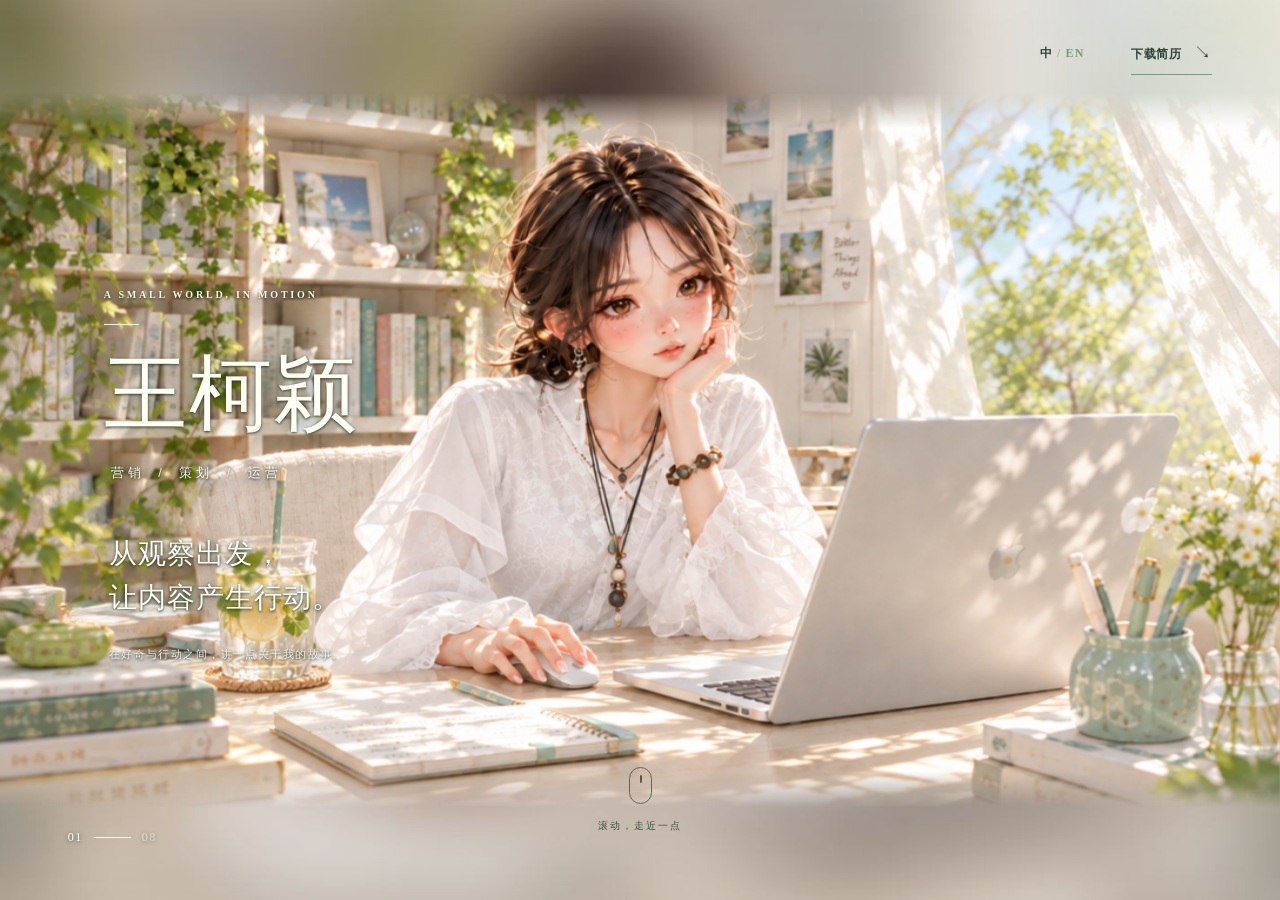
<file: index.html>
<!doctype html>
<html lang="zh-CN">
  <head>
    <meta charset="utf-8" />
    <meta name="viewport" content="width=device-width, initial-scale=1, viewport-fit=cover" />
    <meta name="theme-color" content="#e7ebdc" />
    <meta name="description" content="王柯颖 · 营销、策划与运营。八幕交互式个人作品集。" />
    <title>王柯颖 · From observation to momentum.</title>
    <link rel="stylesheet" href="site.css" />
    <script src="site.js" defer></script>
  </head>
  <body>
    <main class="experience" id="experience" aria-label="王柯颖八幕作品集">
      <div class="scenes" id="scenes">
        <iframe class="scene-frame is-current" data-scene="0" title="第一幕：初见" data-src="previews/scene-01-arrival/index.html?embedded=1" allow="autoplay; fullscreen" loading="lazy"></iframe>
        <iframe class="scene-frame" data-scene="1" title="第二幕：人物扫描" data-src="previews/scene-02-scan/index.html?embedded=1" allow="autoplay; fullscreen" loading="lazy"></iframe>
        <iframe class="scene-frame" data-scene="2" title="第三幕：能力苹果树" data-src="previews/scene-03-orchard/index.html?embedded=1" allow="autoplay; fullscreen" loading="lazy"></iframe>
        <iframe class="scene-frame" data-scene="3" title="第四幕：经历根系" data-src="previews/scene-04-roots/index.html?embedded=1" allow="autoplay; fullscreen" loading="lazy"></iframe>
        <iframe class="scene-frame" data-scene="4" title="第五幕：作品与案例" data-src="previews/scene-05-work-picnic/index.html?embedded=1" allow="autoplay; fullscreen" loading="lazy"></iframe>
        <iframe class="scene-frame" data-scene="5" title="第六幕：AI 作品" data-src="previews/scene-06-magic-lab/index.html?embedded=1" allow="autoplay; fullscreen" loading="lazy"></iframe>
        <iframe class="scene-frame" data-scene="6" title="第七幕：摄影与穿搭" data-src="previews/scene-07-personal-channels/index.html?embedded=1" allow="autoplay; fullscreen" loading="lazy"></iframe>
        <iframe class="scene-frame" data-scene="7" title="第八幕：结尾" data-src="previews/scene-08-closing-portrait/index.html?embedded=1" allow="autoplay; fullscreen" loading="lazy"></iframe>
      </div>

      <div class="scene-transition" id="scene-transition" aria-hidden="true"></div>
      <div class="sr-only" role="status" aria-live="polite" id="scene-announcement"></div>
    </main>
  </body>
</html>
</file>
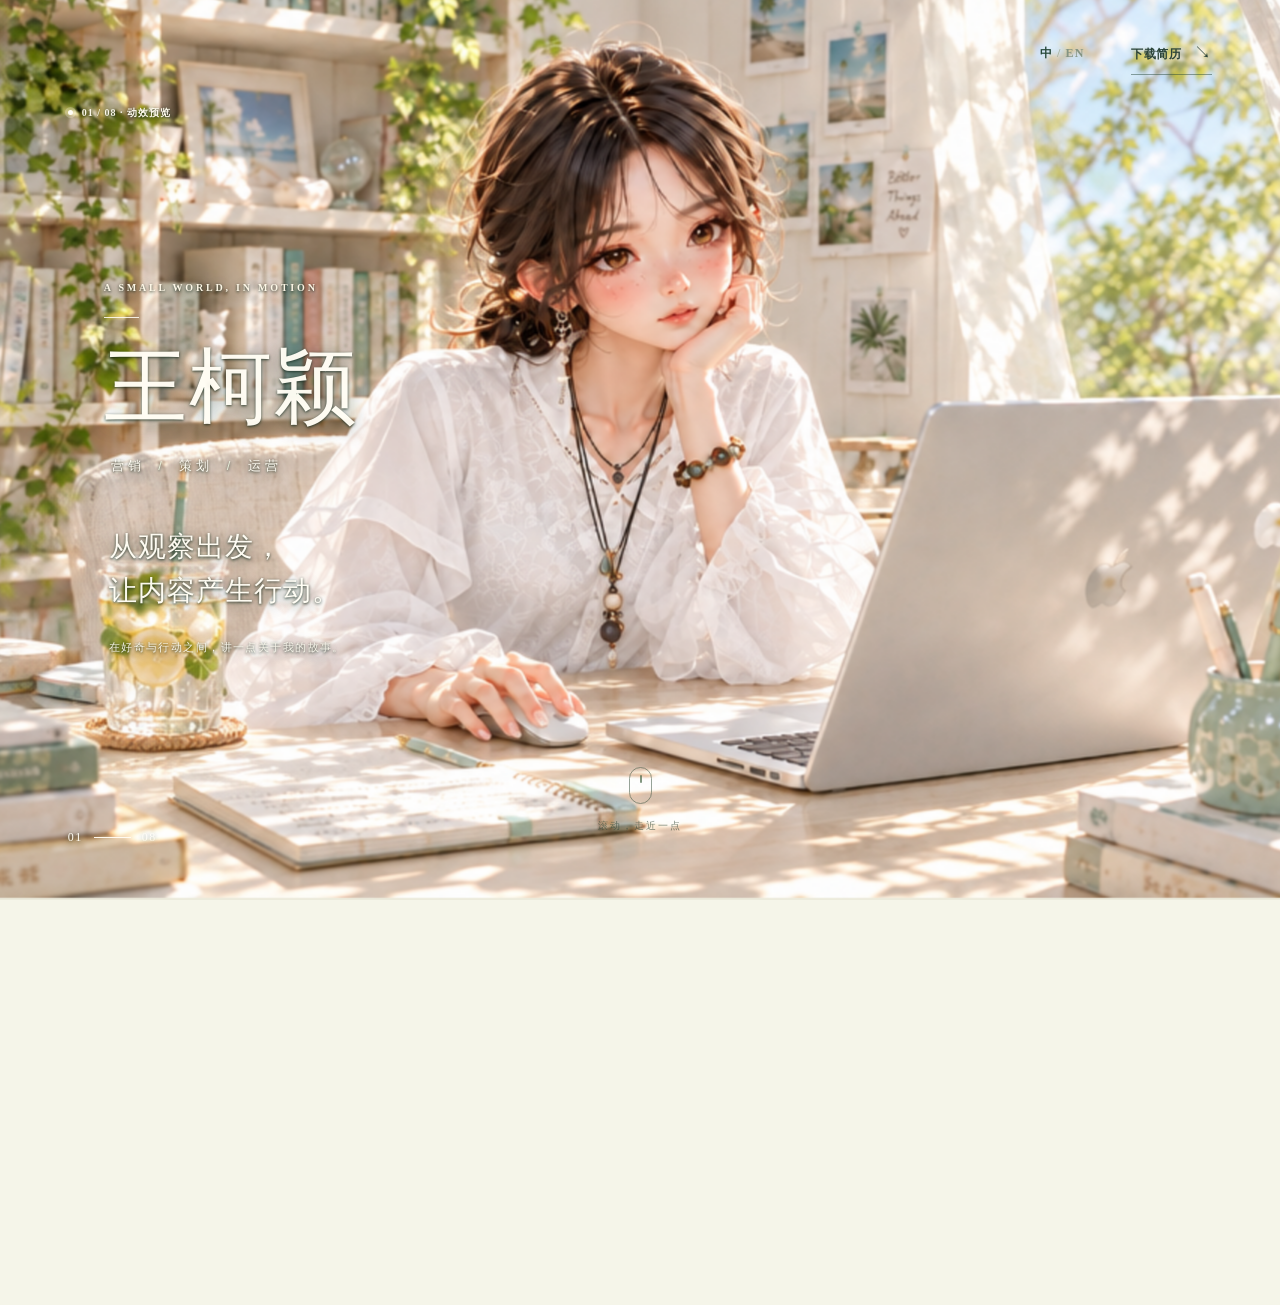
<file: previews/scene-01-arrival/index.html>
<!doctype html>
<html lang="zh-CN">
  <head>
    <meta charset="utf-8" />
    <meta name="viewport" content="width=device-width, initial-scale=1" />
    <meta name="theme-color" content="#e7ebdc" />
    <meta name="description" content="王柯颖的个人作品集 · 第一幕人物登场预览" />
    <title>王柯颖 · 人物登场（预览 01）</title>
    <link rel="preload" href="../../assets/scene-reference/scene-01-summer-workspace-wide-uncropped.png" as="image" />
    <link rel="stylesheet" href="scene.css" />
    <script src="scene.js" defer></script>
    <script src="../scene-bridge.js" defer></script>
  </head>
  <body>
    <div class="loading" id="loading" role="status" aria-live="polite">
      <div class="loading-inner">
        <img src="../../assets/ui/leaf-loader.png" width="116" height="119" alt="" />
        <span class="loading-label">GROWING A LITTLE WORLD</span>
        <span class="loading-percent" id="loading-percent">00</span>
      </div>
    </div>

    <div class="preview-note" aria-label="目前是第一幕互动预览，不是正式网站">
      <span class="preview-dot"></span><span data-copy="preview">01 / 08 · 动效预览</span>
    </div>

    <header class="top-bar">
      <div class="top-actions">
        <button class="language" id="language" type="button" aria-label="Switch to English" aria-pressed="false">
          <span class="language-zh">中</span><span class="language-divider"> / </span><span class="language-en">EN</span>
        </button>
        <a class="resume-link" href="../../assets/resume/wang-keying-resume-current.pdf" download="王柯颖简历.pdf" data-copy="resume">
          下载简历 <span aria-hidden="true">↘</span>
        </a>
      </div>
    </header>

    <main id="start">
      <div class="scroll-track" aria-hidden="true"></div>
      <section class="hero-sticky" aria-labelledby="hero-name" data-screen-label="01 · Arrival">
        <div class="world-viewport" aria-hidden="true">
          <div class="world-stage" id="world-stage">
            <div class="layer room-back" data-depth="back"></div>
          </div>
        </div>

        <div class="hero-copy" id="hero-copy">
          <p class="hero-kicker" data-copy="kicker">A SMALL WORLD, IN MOTION</p>
          <div class="kicker-rule" aria-hidden="true"></div>
          <h1 id="hero-name">王柯颖</h1>
          <p class="hero-role" data-copy="role">营销 <span>/</span> 策划 <span>/</span> 运营</p>
          <p class="hero-statement" data-copy="statement">从观察出发，<br />让内容产生行动。</p>
          <p class="hero-aside" data-copy="aside">在好奇与行动之间，讲一点关于我的故事。</p>
        </div>

        <div class="scroll-cue" aria-hidden="true">
          <span class="scroll-cue-line"><i></i></span>
          <span data-copy="scroll">滚动，走近一点</span>
        </div>

        <div class="chapter-mark"><span>01</span><span class="chapter-rule"></span><span>08</span></div>
      </section>
    </main>
  </body>
</html>
</file>
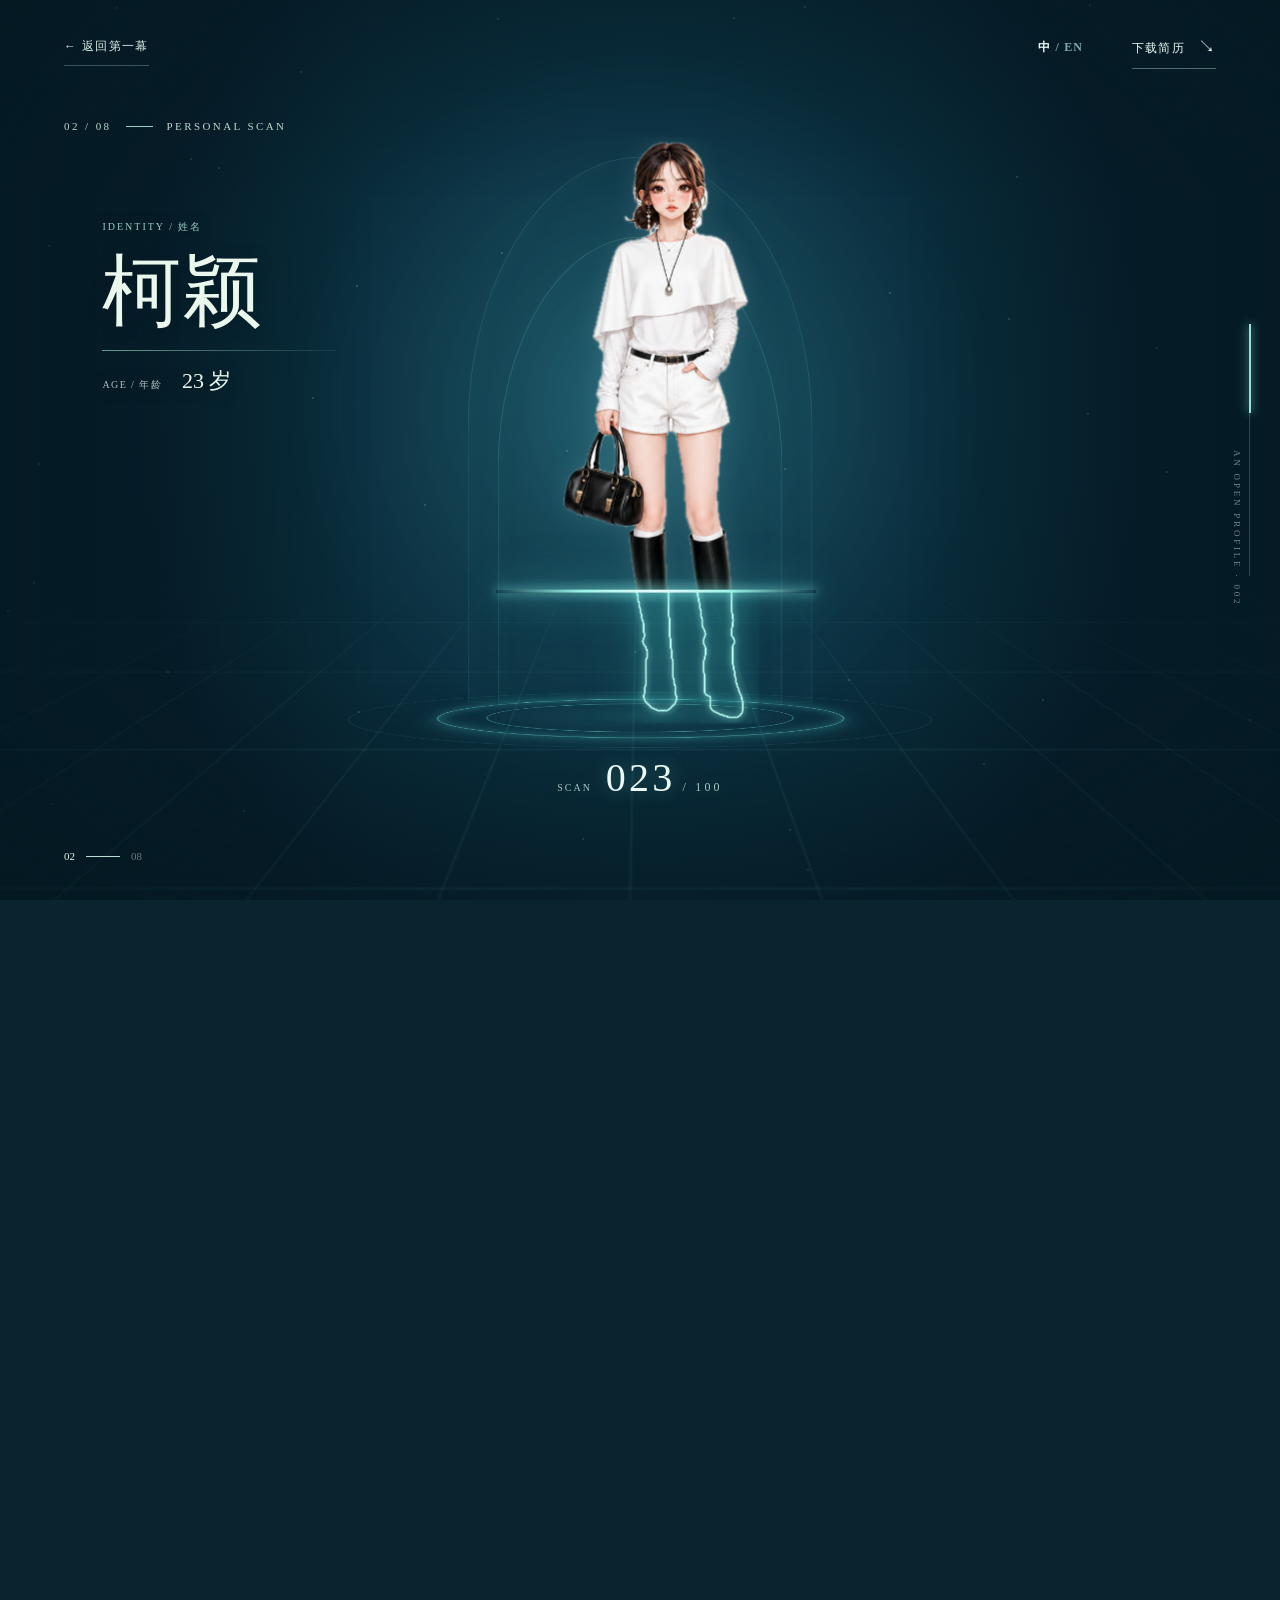
<file: previews/scene-02-scan/index.html>
<!doctype html>
<html lang="zh-CN">
  <head>
    <meta charset="utf-8" />
    <meta name="viewport" content="width=device-width, initial-scale=1" />
    <meta name="theme-color" content="#0b2633" />
    <meta name="description" content="王柯颖 · 第二幕人物扫描互动预览" />
    <title>王柯颖 · 人物扫描（预览 02）</title>
    <link rel="preload" as="image" href="assets/character-white-outfit-cutout.png" />
    <link rel="preload" as="image" href="assets/character-white-outfit-outline.png" />
    <link rel="stylesheet" href="scene.css" />
    <script src="scene.js" defer></script>
    <script src="../scene-bridge.js" defer></script>
  </head>
  <body>
    <header class="top-bar">
      <a class="back" href="../scene-01-arrival/index.html" data-copy="back">← 返回第一幕</a>
      <div class="top-actions">
        <button id="language" class="language" type="button" aria-label="Switch to English" aria-pressed="false"><span class="language-zh">中</span><span class="language-divider"> / </span><span class="language-en">EN</span></button>
        <a class="resume-link" href="../../assets/resume/wang-keying-resume-current.pdf" download="王柯颖简历.pdf" data-copy="resume">下载简历 <span aria-hidden="true">↘</span></a>
      </div>
    </header>

    <main class="scan-journey" data-screen-label="02 · Personal Scan">
      <section class="scan-stage" aria-labelledby="scan-title">
        <div class="studio-echo" aria-hidden="true"></div>
        <div class="ambient" aria-hidden="true"><div class="halo"></div><div class="dust" id="dust"></div><div class="floor-grid"></div></div>

        <div class="stage-index"><span>02 / 08</span><span class="stage-index-line"></span><span data-copy="stage">PERSONAL SCAN</span></div>
        <div class="stage-side-label" aria-hidden="true">AN OPEN PROFILE · 002</div>

        <div class="scan-center" aria-hidden="true">
          <div class="scan-arch arch-one"></div>
          <div class="scan-arch arch-two"></div>
          <div class="subject" id="subject">
            <img class="person-real" src="assets/character-white-outfit-cutout.png" alt="" />
            <img class="person-scanned" src="assets/character-white-outfit-outline.png" alt="" />
            <div class="scan-beam"></div>
          </div>
          <div class="platform"><div class="platform-inner"></div></div>
          <div class="scan-counter"><span class="counter-caption">SCAN</span><span id="scan-number">000</span><span class="counter-unit">/ 100</span></div>
        </div>

        <div class="info info-identity" data-threshold=".29">
          <span class="info-label" data-copy="nameLabel">IDENTITY / 姓名</span>
          <h1 id="scan-title" data-copy="name">柯颖</h1>
          <div class="thin-rule"></div>
          <p class="age"><span data-copy="ageLabel">AGE / 年龄</span><strong data-copy="age">23 岁</strong></p>
        </div>

        <div class="info info-mbti" data-threshold=".40">
          <span class="info-label">PERSONALITY / MBTI</span>
          <p>ENTJ<span class="asterisk" aria-hidden="true">✳</span></p>
        </div>

        <div class="info-stack">
          <div class="info info-education" data-threshold=".54">
            <span class="info-label" data-copy="educationLabel">LEARNING PATH / 教育经历</span>
            <div class="thin-rule"></div>
            <div class="school master" data-threshold=".57">
              <span class="school-index">01</span>
              <div><p class="school-name" data-copy="master">对外经济贸易大学 <span>· 国际商务硕士</span></p><p class="school-meta" data-copy="masterMeta">GPA 3.7 / 4.0 · 前 50%</p></div>
            </div>
            <div class="school bachelor" data-threshold=".64">
              <span class="school-index">02</span>
              <div><p class="school-name" data-copy="bachelor">江西科技师范大学 <span>· 会计学本科</span></p><p class="school-meta" data-copy="bachelorMeta">GPA 4.19 / 5.0 · 专业第 2</p><p class="school-awards" data-copy="awards">校级优秀毕业生 · 优秀学生干部 · 多次一等奖学金</p></div>
            </div>
          </div>

          <div class="info info-skills" data-threshold=".72">
            <span class="info-label" data-copy="skillsLabel">WHAT I WORK WITH / 技能</span>
            <div class="thin-rule"></div>
            <p class="group-title" data-copy="toolsTitle">内容与视觉工具</p>
            <p class="tool-list" data-copy="tools">PPT · 秀米 · 剪映 · Photoshop · Lightroom · Canva</p>
            <div class="skill-data skill-subgroup" data-threshold=".79">
              <p class="group-title" data-copy="dataTitle">数据分析工具</p>
              <p class="tool-list" data-copy="dataTools">Excel · SQL</p>
            </div>
            <div class="skill-ai skill-subgroup" data-threshold=".85">
              <p class="group-title" data-copy="aiTitle">AI 工具</p>
              <p class="tool-list" data-copy="aiTools">熟练使用 Codex、Coze、即梦 AI 等主流 AI 工具</p>
            </div>
          </div>
        </div>

        <div class="scroll-cue"><span class="cue-line"><i></i></span><span data-copy="cue">向下滚动，完成扫描</span></div>
        <div class="progress-rail" aria-hidden="true"><span></span></div>
        <div class="end-mark"><span>02</span><span class="mark-line"></span><span>08</span></div>
      </section>
    </main>
  </body>
</html>
</file>
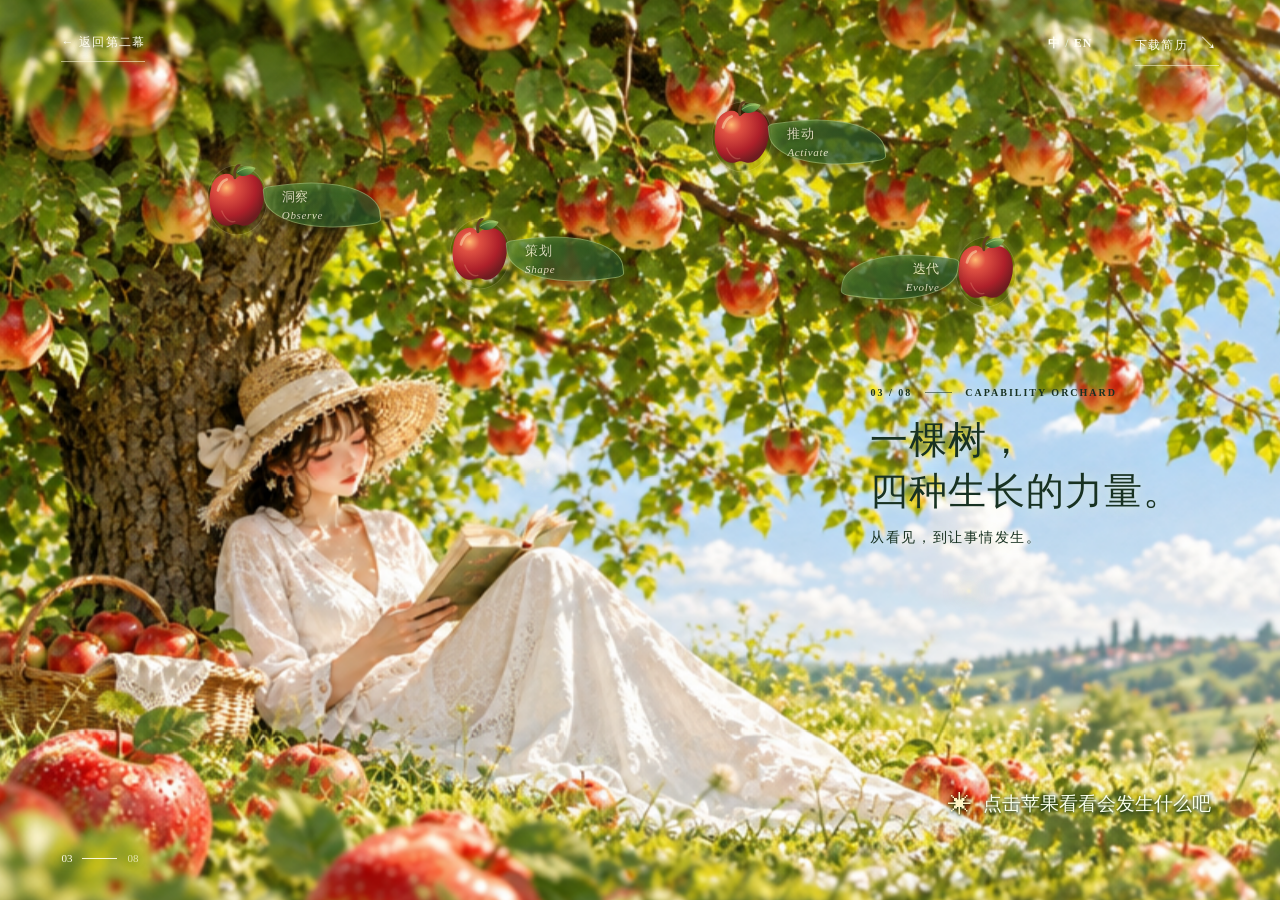
<file: previews/scene-03-orchard/index.html>
<!doctype html>
<html lang="zh-CN">
  <head>
    <meta charset="utf-8" />
    <meta name="viewport" content="width=device-width, initial-scale=1" />
    <meta name="theme-color" content="#64832e" />
    <meta name="description" content="王柯颖 · 苹果树能力花园互动预览" />
    <title>王柯颖 · 苹果树能力花园（预览 03）</title>
    <link rel="preload" as="image" href="../../assets/scene-reference/scene-03-apple-orchard-reference.png" />
    <link rel="stylesheet" href="scene.css" />
    <script src="scene.js" defer></script>
    <script src="../scene-bridge.js" defer></script>
  </head>
  <body>
    <svg class="sprite-defs" aria-hidden="true" xmlns="http://www.w3.org/2000/svg">
      <defs>
        <radialGradient id="apple-skin" cx="31%" cy="27%" r="75%">
          <stop offset="0" stop-color="#ffba72" />
          <stop offset=".25" stop-color="#df5142" />
          <stop offset=".72" stop-color="#ae202a" />
          <stop offset="1" stop-color="#701c20" />
        </radialGradient>
        <linearGradient id="apple-leaf" x1="0" x2="1" y1="1" y2="0">
          <stop stop-color="#244d23" /><stop offset=".58" stop-color="#619543" /><stop offset="1" stop-color="#b5ce68" />
        </linearGradient>
        <symbol id="fruit" viewBox="0 0 112 124">
          <path d="M54 27c-5-7-11-11-20-9C23 20 12 28 9 45-2 92 27 119 46 112c7-3 10-2 17 0 23 8 49-28 42-67-3-19-16-27-29-27-9 0-16 3-22 9Z" fill="url(#apple-skin)" />
          <path d="M53 25c-2-13 1-20 8-24" fill="none" stroke="#624020" stroke-width="5" stroke-linecap="round" />
          <path d="M55 15C63 2 81 2 91 7 84 20 68 28 55 15Z" fill="url(#apple-leaf)" />
          <path d="M57 15c10-7 18-9 29-8" stroke="#c6e28a" stroke-width="1.6" fill="none" opacity=".6" />
          <path d="M22 48c3-11 7-17 16-20" fill="none" stroke="#ffe4b3" stroke-linecap="round" stroke-width="5" opacity=".5" />
          <path d="M29 86c7 18 18 21 24 19" fill="none" stroke="#ffbc91" stroke-linecap="round" stroke-width="2.5" opacity=".24" />
        </symbol>
      </defs>
    </svg>

    <header class="top-bar">
      <a class="back" href="../scene-02-scan/index.html" data-copy="back">← 返回第二幕</a>
      <div class="top-actions">
        <button id="language" class="language" type="button" aria-label="Switch to English" aria-pressed="false"><span>中</span><span class="divider"> / </span><span>EN</span></button>
        <a class="resume-link" href="../../assets/resume/wang-keying-resume-current.pdf" download="王柯颖简历.pdf" data-copy="resume">下载简历 <span aria-hidden="true">↘</span></a>
      </div>
    </header>

    <main class="orchard" data-screen-label="03 · Capability Orchard">
      <div class="scene-world" id="scene-world" aria-hidden="true">
        <div class="far-hills"></div>
        <div class="canopy canopy-mid"></div>
        <div class="character-depth"></div>
        <div class="canopy canopy-near"></div>
        <div class="sun-flecks"><i></i><i></i><i></i><i></i><i></i><i></i></div>
      </div>

      <div class="scene-heading">
        <span class="scene-number">03 / 08 <span class="short-rule"></span> CAPABILITY ORCHARD</span>
        <h1 data-copy="title">一棵树，<br />四种生长的力量。</h1>
        <p data-copy="subtitle">从看见，到让事情发生。</p>
      </div>

      <div class="apple-field" aria-label="四种能力苹果">
        <button class="apple-hotspot" type="button" data-id="observe" style="--ax:18.5%;--ay:22%;--delay:-.7s" aria-expanded="false">
          <span class="apple-orbit" aria-hidden="true"></span><span class="apple-sprite" aria-hidden="true"><svg viewBox="0 0 112 124"><use href="#fruit"></use></svg></span>
          <span class="leaf-label" data-label="observe">洞察 <em>Observe</em></span>
        </button>
        <button class="apple-hotspot" type="button" data-id="shape" style="--ax:37.5%;--ay:28%;--delay:-1.7s" aria-expanded="false">
          <span class="apple-orbit" aria-hidden="true"></span><span class="apple-sprite" aria-hidden="true"><svg viewBox="0 0 112 124"><use href="#fruit"></use></svg></span>
          <span class="leaf-label" data-label="shape">策划 <em>Shape</em></span>
        </button>
        <button class="apple-hotspot" type="button" data-id="activate" style="--ax:58%;--ay:15%;--delay:-2.4s" aria-expanded="false">
          <span class="apple-orbit" aria-hidden="true"></span><span class="apple-sprite" aria-hidden="true"><svg viewBox="0 0 112 124"><use href="#fruit"></use></svg></span>
          <span class="leaf-label" data-label="activate">推动 <em>Activate</em></span>
        </button>
        <button class="apple-hotspot" type="button" data-id="evolve" style="--ax:77%;--ay:30%;--delay:-.3s" aria-expanded="false">
          <span class="apple-orbit" aria-hidden="true"></span><span class="apple-sprite" aria-hidden="true"><svg viewBox="0 0 112 124"><use href="#fruit"></use></svg></span>
          <span class="leaf-label" data-label="evolve">迭代 <em>Evolve</em></span>
        </button>
      </div>

      <div class="ground-story" id="ground-story">
        <p class="interaction-hint" id="interaction-hint"><span class="hint-sparkle" aria-hidden="true">✳</span><span data-copy="hint">点击苹果看看会发生什么吧</span></p>
        <div class="fallen-fruit" id="fallen-fruit" aria-hidden="true">
          <div class="half half-left"><svg viewBox="0 0 112 124"><use href="#fruit"></use></svg></div>
          <div class="half half-right"><svg viewBox="0 0 112 124"><use href="#fruit"></use></svg></div>
          <div class="seed-cloud"><i></i><i></i><i></i><i></i><i></i><i></i><i></i><i></i></div>
        </div>
        <section class="capability-result" id="capability-result" aria-live="polite" aria-label="能力故事" inert>
          <div class="result-eyebrow"><span class="seed-symbol" aria-hidden="true"></span><span data-copy="resultKicker">一颗种子，长出一段经历</span></div>
          <h2 id="result-title"></h2>
          <p id="result-description"></p>
          <button class="close-result" id="close-result" type="button" data-copy="close">收起 <span aria-hidden="true">↗</span></button>
        </section>
      </div>

      <div class="chapter-mark" aria-hidden="true"><span>03</span><span class="chapter-line"></span><span>08</span></div>
    </main>
  </body>
</html>
</file>
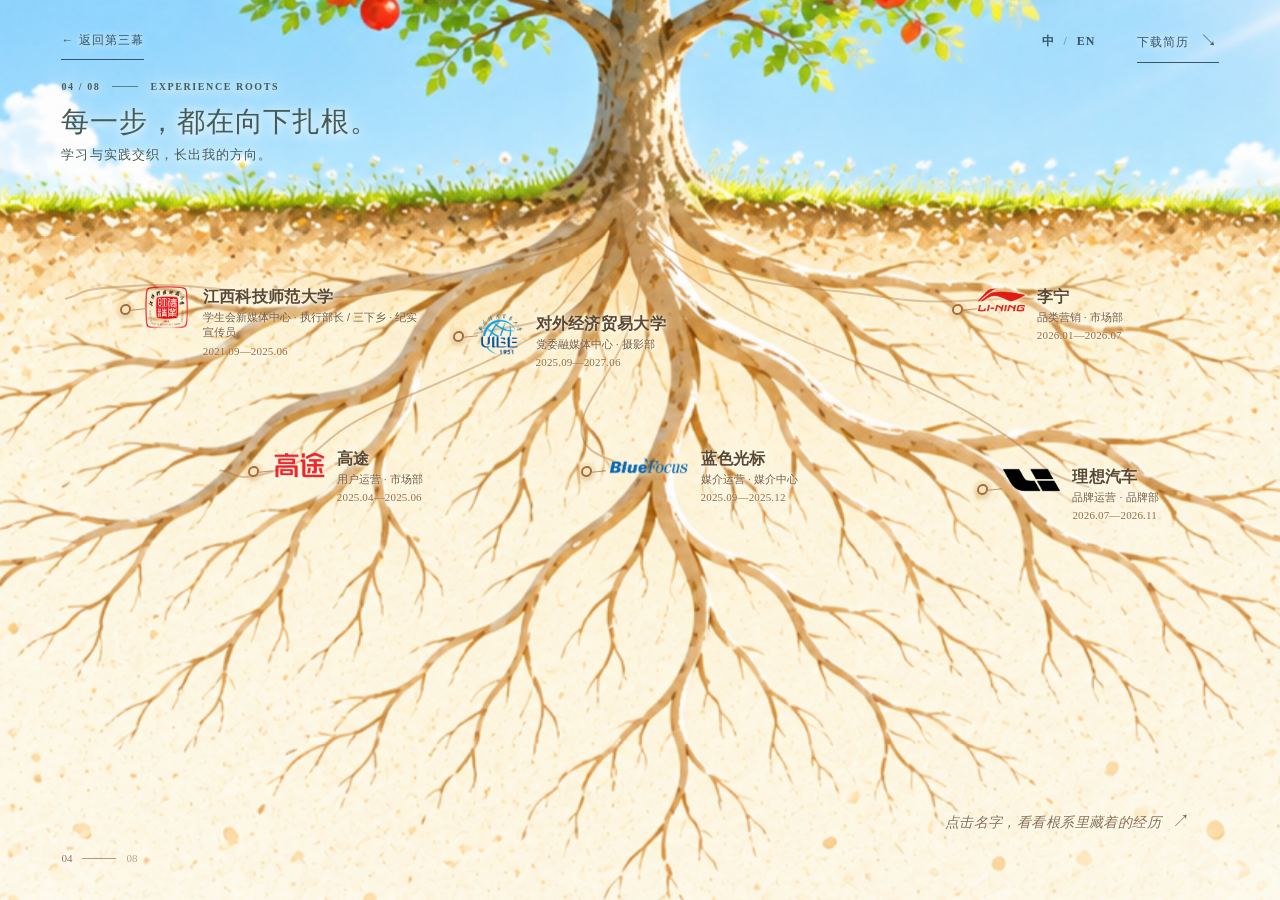
<file: previews/scene-04-roots/index.html>
<!doctype html>
<html lang="zh-CN">
  <head>
    <meta charset="utf-8" />
    <meta name="viewport" content="width=device-width, initial-scale=1" />
    <meta name="theme-color" content="#f7eedb" />
    <meta name="description" content="王柯颖 · 根系经历地图互动预览" />
    <title>王柯颖 · 根系经历地图（预览 04）</title>
    <link rel="preload" as="image" href="../../assets/scene-reference/scene-04-experience-roots-reference.png" />
    <link rel="stylesheet" href="scene.css" />
    <script src="scene.js" defer></script>
    <script src="../scene-bridge.js" defer></script>
  </head>
  <body>
    <main class="roots-stage" id="roots-stage" data-screen-label="04 · Experience Roots">
      <div class="scene-world" aria-hidden="true">
        <div class="earth-art"></div>
        <div class="surface-light"></div>
        <svg class="living-roots" viewBox="0 0 1440 900" preserveAspectRatio="xMidYMid slice" xmlns="http://www.w3.org/2000/svg">
          <path class="root-path root-jxstnu" pathLength="1" d="M719 212 C679 259 588 262 500 290 S315 286 237 290 S187 297 162 303" />
          <path class="root-path root-uibe" pathLength="1" d="M718 218 C684 266 665 280 646 306 S606 326 559 337" />
          <path class="root-path root-gaotu" pathLength="1" d="M714 247 C658 337 562 367 480 404 S423 450 372 468 S326 469 312 470" />
          <path class="root-path root-bluefocus" pathLength="1" d="M721 265 C720 355 665 395 663 427 S699 457 706 468" />
          <path class="root-path root-lining" pathLength="1" d="M720 227 C766 293 888 290 954 301 S1061 300 1102 303" />
          <path class="root-path root-lixiang" pathLength="1" d="M728 245 C820 344 944 358 1040 414 S1089 465 1156 486" />
        </svg>
        <div class="soil-shimmer"></div>
      </div>

      <header class="top-bar">
        <a class="back" href="../scene-03-orchard/index.html" data-copy="back">← 返回第三幕</a>
        <div class="top-actions">
          <button id="language" class="language" type="button" aria-label="Switch to English" aria-pressed="false">中 <span>/</span> EN</button>
          <a class="resume-link" href="../../assets/resume/wang-keying-resume-current.pdf" download="王柯颖简历.pdf" data-copy="resume">下载简历 <span aria-hidden="true">↘</span></a>
        </div>
      </header>

      <div class="chapter-intro">
        <span class="chapter-index">04 / 08 <span class="index-rule"></span> EXPERIENCE ROOTS</span>
        <h1 data-copy="heading">每一步，都在向下扎根。</h1>
        <p data-copy="subheading">学习与实践交织，长出我的方向。</p>
      </div>

      <div class="node-field" id="node-field" aria-label="六段学习与实践经历">
        <button class="experience-node" type="button" data-id="jxstnu" aria-expanded="false" aria-controls="experience-detail" style="--x:11%;--y:31%;--delay:.10s">
          <span class="root-knot" aria-hidden="true"></span>
          <img class="node-logo logo-school" src="../../assets/experience-logos/jxstnu-transparent-preview.png" alt="" />
          <span class="node-text"><span class="organization"></span><span class="role"></span><time class="period"></time></span>
        </button>
        <button class="experience-node" type="button" data-id="uibe" aria-expanded="false" aria-controls="experience-detail" style="--x:37%;--y:34%;--delay:.22s">
          <span class="root-knot" aria-hidden="true"></span>
          <img class="node-logo logo-school" src="../../assets/experience-logos/uibe-transparent-preview.png" alt="" />
          <span class="node-text"><span class="organization"></span><span class="role"></span><time class="period"></time></span>
        </button>
        <button class="experience-node" type="button" data-id="gaotu" aria-expanded="false" aria-controls="experience-detail" style="--x:21%;--y:49%;--delay:.34s">
          <span class="root-knot" aria-hidden="true"></span>
          <img class="node-logo logo-gaotu" src="../../assets/experience-logos/gaotu-transparent-preview.png" alt="" />
          <span class="node-text"><span class="organization"></span><span class="role"></span><time class="period"></time></span>
        </button>
        <button class="experience-node" type="button" data-id="bluefocus" aria-expanded="false" aria-controls="experience-detail" style="--x:47%;--y:49%;--delay:.46s">
          <span class="root-knot" aria-hidden="true"></span>
          <img class="node-logo logo-bluefocus" src="../../assets/experience-logos/bluefocus-transparent-preview.png" alt="" />
          <span class="node-text"><span class="organization"></span><span class="role"></span><time class="period"></time></span>
        </button>
        <button class="experience-node" type="button" data-id="lining" aria-expanded="false" aria-controls="experience-detail" style="--x:76%;--y:31%;--delay:.58s">
          <span class="root-knot" aria-hidden="true"></span>
          <img class="node-logo logo-lining" src="../../assets/experience-logos/lining-transparent-preview.png" alt="" />
          <span class="node-text"><span class="organization"></span><span class="role"></span><time class="period"></time></span>
        </button>
        <button class="experience-node" type="button" data-id="lixiang" aria-expanded="false" aria-controls="experience-detail" style="--x:78%;--y:51%;--delay:.70s">
          <span class="root-knot" aria-hidden="true"></span>
          <img class="node-logo logo-lixiang" src="../../assets/experience-logos/li-auto-transparent-preview.png" alt="" />
          <span class="node-text"><span class="organization"></span><span class="role"></span><time class="period"></time></span>
        </button>
      </div>

      <p class="interaction-hint" data-copy="hint">点击名字，看看根系里藏着的经历 <span aria-hidden="true">↗</span></p>
      <section class="detail" id="experience-detail" aria-label="经历详情" aria-live="polite" inert>
        <div class="detail-top"><span class="detail-overline" data-copy="detailLabel">根系里的一段故事</span><button id="detail-close" class="detail-close" type="button" aria-label="收起经历详情">×</button></div>
        <h2 id="detail-name"></h2>
        <p class="detail-role" id="detail-role"></p>
        <ul class="detail-list" id="detail-list"></ul>
        <p class="detail-scroll-cue" id="detail-scroll-cue" data-copy="scrollCue">↓ 向下滚动，继续阅读</p>
      </section>
      <div class="chapter-mark" aria-hidden="true"><span>04</span><span class="chapter-line"></span><span>08</span></div>
    </main>
  </body>
</html>
</file>
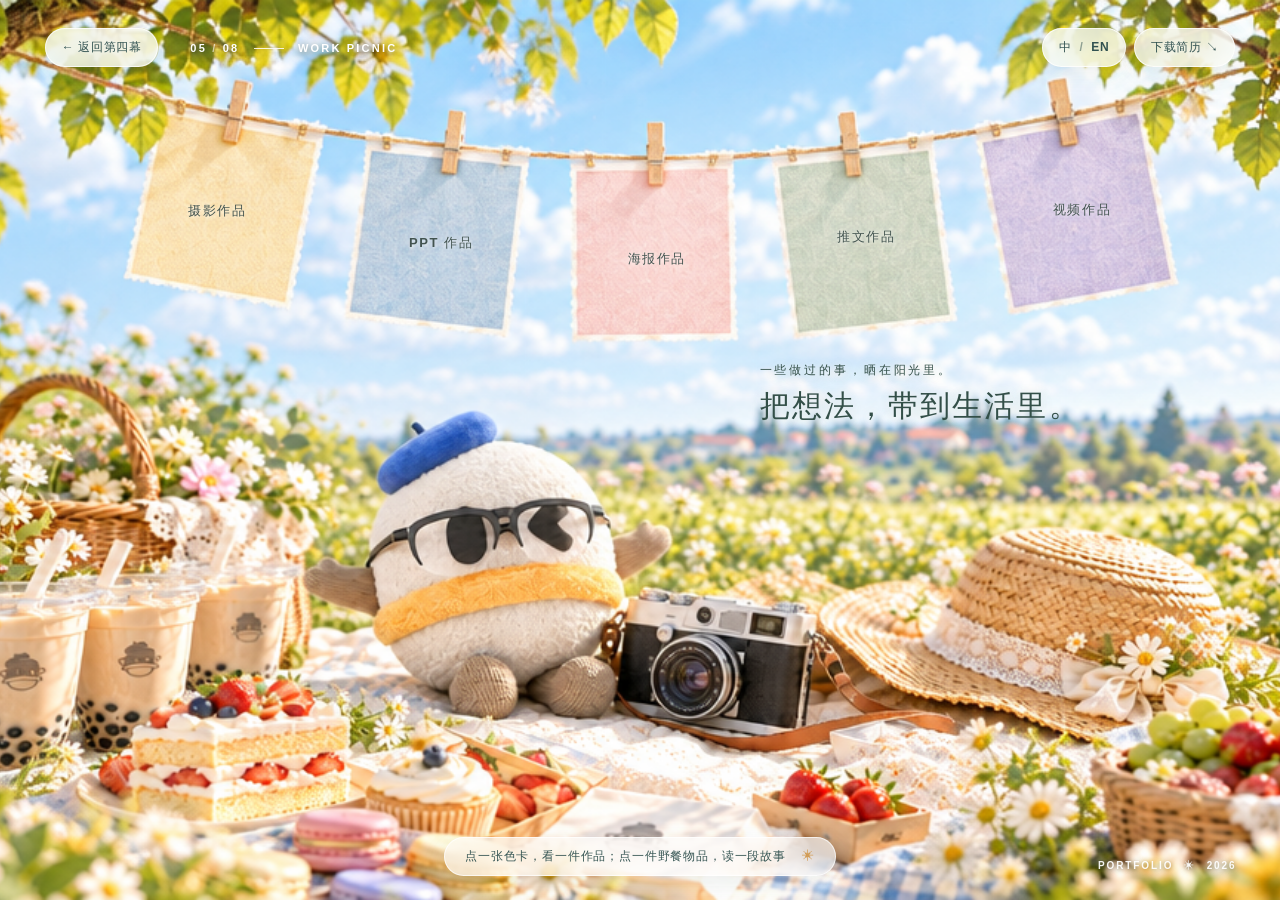
<file: previews/scene-05-work-picnic/index.html>
<!doctype html>
<html lang="zh-CN">
  <head>
    <meta charset="utf-8" />
    <meta name="viewport" content="width=device-width, initial-scale=1" />
    <meta name="theme-color" content="#c8e7ed" />
    <meta name="description" content="王柯颖 · 作品晾晒与项目野餐互动预览" />
    <title>王柯颖 · 作品野餐（预览 05）</title>
    <link rel="preload" as="image" href="../../assets/scene-reference/scene-05-work-picnic-reference.png" />
    <link rel="stylesheet" href="scene.css" />
    <script src="scene-data.js" defer></script>
    <script src="scene.js" defer></script>
    <script src="../scene-bridge.js" defer></script>
  </head>
  <body>
    <main class="stage" id="stage">
      <div class="scene-plane" aria-label="夏日草坪的野餐场景：绳子上的五张作品色卡与野餐垫上的玩偶、相机和草帽">
        <div class="air" aria-hidden="true"></div>
        <div class="light-wash" aria-hidden="true"></div>
        <div class="scene-interactions">
          <div class="work-entrances" id="work-entrances" aria-label="作品类别">
            <button type="button" class="category category-photo" data-category="photography" aria-controls="work-browser" aria-expanded="false"><span></span></button>
            <button type="button" class="category category-ppt" data-category="presentations" aria-controls="work-browser" aria-expanded="false"><span></span></button>
            <button type="button" class="category category-poster" data-category="posters" aria-controls="work-browser" aria-expanded="false"><span></span></button>
            <button type="button" class="category category-article" data-category="articles" aria-controls="work-browser" aria-expanded="false"><span></span></button>
            <button type="button" class="category category-video" data-category="videos" aria-controls="work-browser" aria-expanded="false"><span></span></button>
          </div>
          <div class="case-entrances" aria-label="项目案例">
            <button type="button" class="case-entrance blue-hat" data-hotspot="blue-hat-toy" aria-controls="case-layer"><span class="case-entrance-name"></span></button>
            <button type="button" class="case-entrance camera" data-hotspot="camera" aria-controls="case-layer"><span class="case-entrance-name"></span></button>
            <button type="button" class="case-entrance straw-hat" data-hotspot="straw-hat" aria-controls="case-layer"><span class="case-entrance-name"></span></button>
          </div>
        </div>
      </div>

      <header class="top-bar">
        <a class="back" href="../scene-04-roots/index.html" id="back-link">← 返回第四幕</a>
        <span class="scene-number">05 <span aria-hidden="true">/</span> 08 <i></i> WORK PICNIC</span>
        <div class="top-actions">
          <button id="language" class="language" type="button" aria-label="Switch to English" aria-pressed="false">中 <span>/</span> EN</button>
          <a id="resume-link" class="resume-link" href="../../assets/resume/wang-keying-resume-current.pdf" download="王柯颖简历.pdf">下载简历 <span aria-hidden="true">↘</span></a>
        </div>
      </header>

      <div class="scene-title"><span id="title-eyebrow">一些做过的事，晒在阳光里。</span><h1 id="scene-title">把想法，带到生活里。</h1></div>
      <p class="scene-hint" id="scene-hint">点一张色卡，看一件作品；点一件野餐物品，读一段故事 <span aria-hidden="true">✳</span></p>

      <section class="work-browser" id="work-browser" aria-label="作品浏览" aria-hidden="true" inert>
        <div class="browser-top"><span class="eyebrow" id="browser-label">SELECTED WORKS · 05</span><button type="button" class="icon-button" id="browser-close" aria-label="关闭作品">×</button></div>
        <div class="browser-heading"><h2 id="category-heading"></h2><span class="work-counter" id="work-counter"></span></div>
        <div class="work-paper" id="work-paper">
          <div class="paper-corner" aria-hidden="true"></div>
          <div class="paper-body" id="paper-body"></div>
          <button type="button" class="paper-turn" id="paper-turn" aria-label="下一张作品" title="下一张作品"><span aria-hidden="true">→</span></button>
        </div>
        <div class="work-caption" id="work-caption"></div>
        <div class="browser-bottom"><span class="browser-decoration"><span aria-hidden="true">✳</span> THE LITTLE THINGS I MAKE</span><div class="pager"><button type="button" id="prev-work">← 上一张</button><button type="button" id="next-work">下一张 →</button></div></div>
      </section>

      <div class="mobile-dock" aria-label="作品与案例快捷入口">
        <div class="dock-category" id="mobile-categories"></div>
        <div class="dock-case" id="mobile-cases"></div>
      </div>

      <section class="case-layer" id="case-layer" role="dialog" aria-modal="true" aria-labelledby="case-title" aria-hidden="true" inert>
        <button class="case-scrim" id="case-scrim" type="button" aria-label="关闭项目详情"></button>
        <article class="case-sheet" id="case-sheet">
          <div class="case-sheet-top"><span class="eyebrow" id="case-number">FIELD NOTES / 01</span><button type="button" class="icon-button" id="case-close" aria-label="关闭项目详情">×</button></div>
          <p class="case-kicker" id="case-kicker">A STORY BEHIND THE OBJECT</p>
          <h2 id="case-title"></h2>
          <div id="case-metrics"></div>
          <div class="case-sections" id="case-sections"></div>
          <div class="related-work" id="related-work"></div>
          <div class="case-end">WANG KEYING <span aria-hidden="true">✳</span> SELECTED CASE STUDY</div>
        </article>
      </section>

      <div class="media-layer" id="media-layer" role="dialog" aria-modal="true" aria-labelledby="media-title" aria-hidden="true" inert>
        <div class="media-panel"><div class="media-top"><h2 id="media-title"></h2><div class="media-actions"><button type="button" id="media-zoom" class="media-zoom">放大 +</button><button type="button" class="icon-button" id="media-close" aria-label="关闭放大视图">×</button></div></div><div class="media-content" id="media-content"></div></div>
      </div>
      <div class="page-mark" aria-hidden="true">PORTFOLIO <span>✳</span> 2026</div>
    </main>
  </body>
</html>
</file>
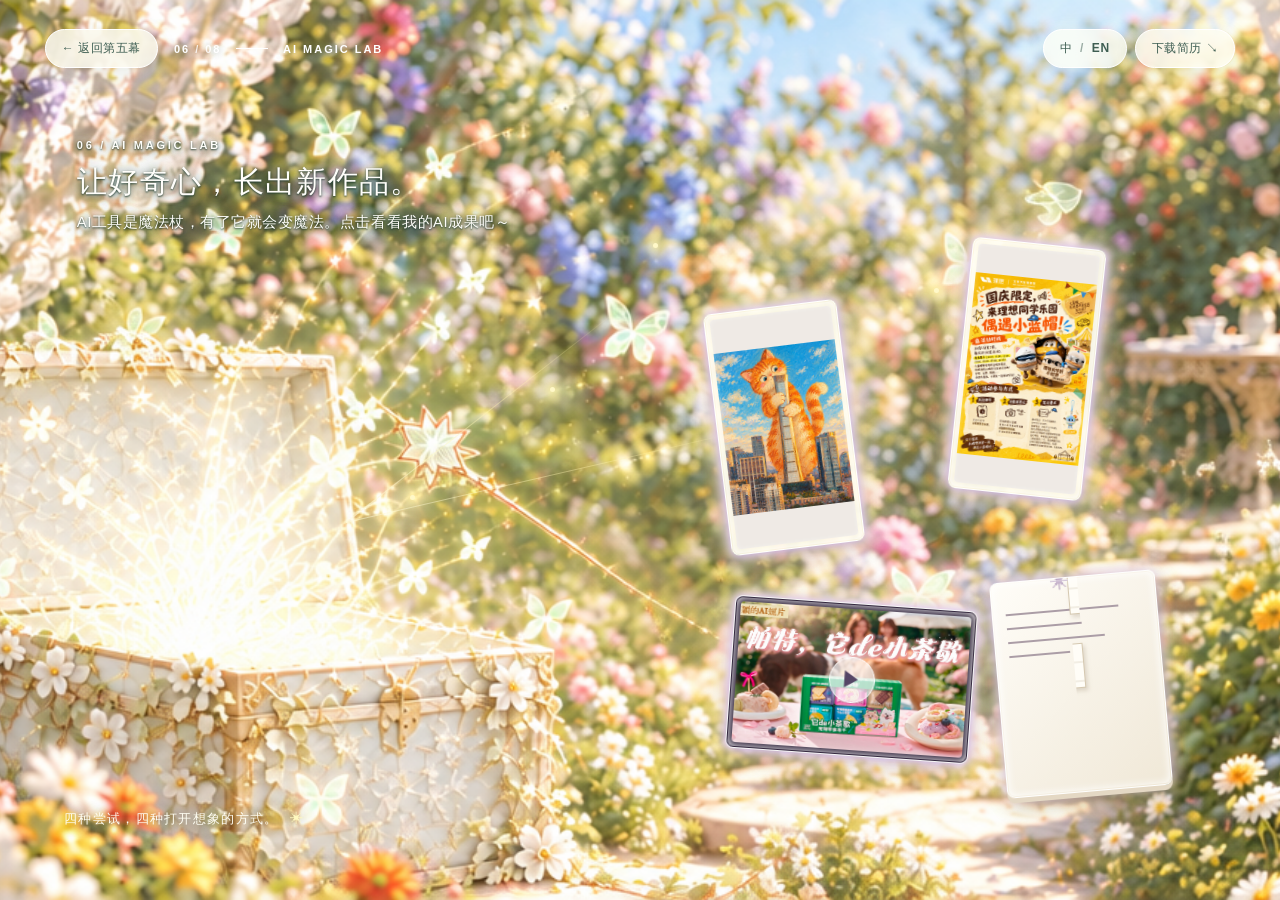
<file: previews/scene-06-magic-lab/index.html>
<!doctype html>
<html lang="zh-CN">
<head>
  <meta charset="utf-8" />
  <meta name="viewport" content="width=device-width,initial-scale=1" />
  <meta name="theme-color" content="#d6dbc3" />
  <meta name="description" content="王柯颖 · AI 魔法实验室互动预览" />
  <title>王柯颖 · AI 魔法实验室（预览 06）</title>
  <link rel="preload" as="image" href="../../assets/scene-reference/scene-06-garden-magic-box-reference.png" />
  <link rel="stylesheet" href="scene.css" />
  <script src="scene-data.js" defer></script>
  <script src="scene.js" defer></script>
  <script src="../scene-bridge.js" defer></script>
</head>
<body>
  <main class="stage" id="stage" data-screen-label="06 · AI Magic Lab">
    <div class="garden" aria-hidden="true"></div>
    <div class="scene-effects" aria-hidden="true">
      <span class="ray ray-one"></span><span class="ray ray-two"></span>
      <span class="mote mote-one"></span><span class="mote mote-two"></span><span class="mote mote-three"></span><span class="mote mote-four"></span><span class="mote mote-five"></span>
    </div>

    <header class="top-bar">
      <a class="back" href="../scene-05-work-picnic/index.html" id="back-link">← 返回第五幕</a>
      <span class="chapter">06 <span>/ 08</span> <i></i> AI MAGIC LAB</span>
      <div class="top-actions">
        <button id="language" class="language" type="button" aria-label="Switch to English" aria-pressed="false">中 <span>/</span> EN</button>
        <a id="resume-link" href="../../assets/resume/wang-keying-resume-current.pdf" download="王柯颖简历.pdf">下载简历 <span aria-hidden="true">↘</span></a>
      </div>
    </header>

    <div class="intro"><span class="eyebrow">06 / AI MAGIC LAB</span><h1 id="heading">让好奇心，长出新作品。</h1><p id="instruction">AI工具是魔法杖，有了它就会变魔法。点击看看我的AI成果吧～</p></div>

    <section class="floating-works" id="floating-works" aria-label="AI 作品：四件独立悬浮载体"></section>
    <span class="box-note" id="box-note">四种尝试，四种打开想象的方式。<span aria-hidden="true"> ✳</span></span>

    <section class="viewer" id="viewer" role="dialog" aria-modal="true" aria-labelledby="viewer-title" aria-hidden="true" inert>
      <div class="veil" id="veil"></div>
      <div class="viewer-panel" id="viewer-panel">
        <header class="viewer-bar"><h2 id="viewer-title"></h2><button type="button" class="close" id="viewer-close" aria-label="关闭作品">×</button></header>
        <div class="viewer-content" id="viewer-content"></div>
        <footer class="viewer-footer" id="viewer-footer"><button type="button" id="previous">← 上一件</button><span id="counter"></span><button type="button" id="next">下一件 →</button></footer>
      </div>
    </section>

    <section class="gallery" id="gallery" role="dialog" aria-modal="true" aria-labelledby="gallery-title" aria-hidden="true" inert>
      <div class="gallery-veil" id="gallery-veil"></div>
      <div class="gallery-panel">
        <header class="gallery-top"><div><span class="eyebrow">SKILL / OUTPUT</span><h2 id="gallery-title">穿搭色卡 · 应用示例</h2></div><button type="button" id="gallery-close" class="close" aria-label="返回文档">×</button></header>
        <p id="gallery-caption"></p>
        <div class="gallery-image-wrap" id="gallery-image-wrap"><img id="gallery-image" alt="" /></div>
        <footer class="gallery-footer"><button type="button" id="gallery-prev">← 上一张</button><span id="gallery-counter"></span><button type="button" id="gallery-next">下一张 →</button><button type="button" id="gallery-zoom">放大 +</button></footer>
      </div>
    </section>
  </main>
</body>
</html>
</file>
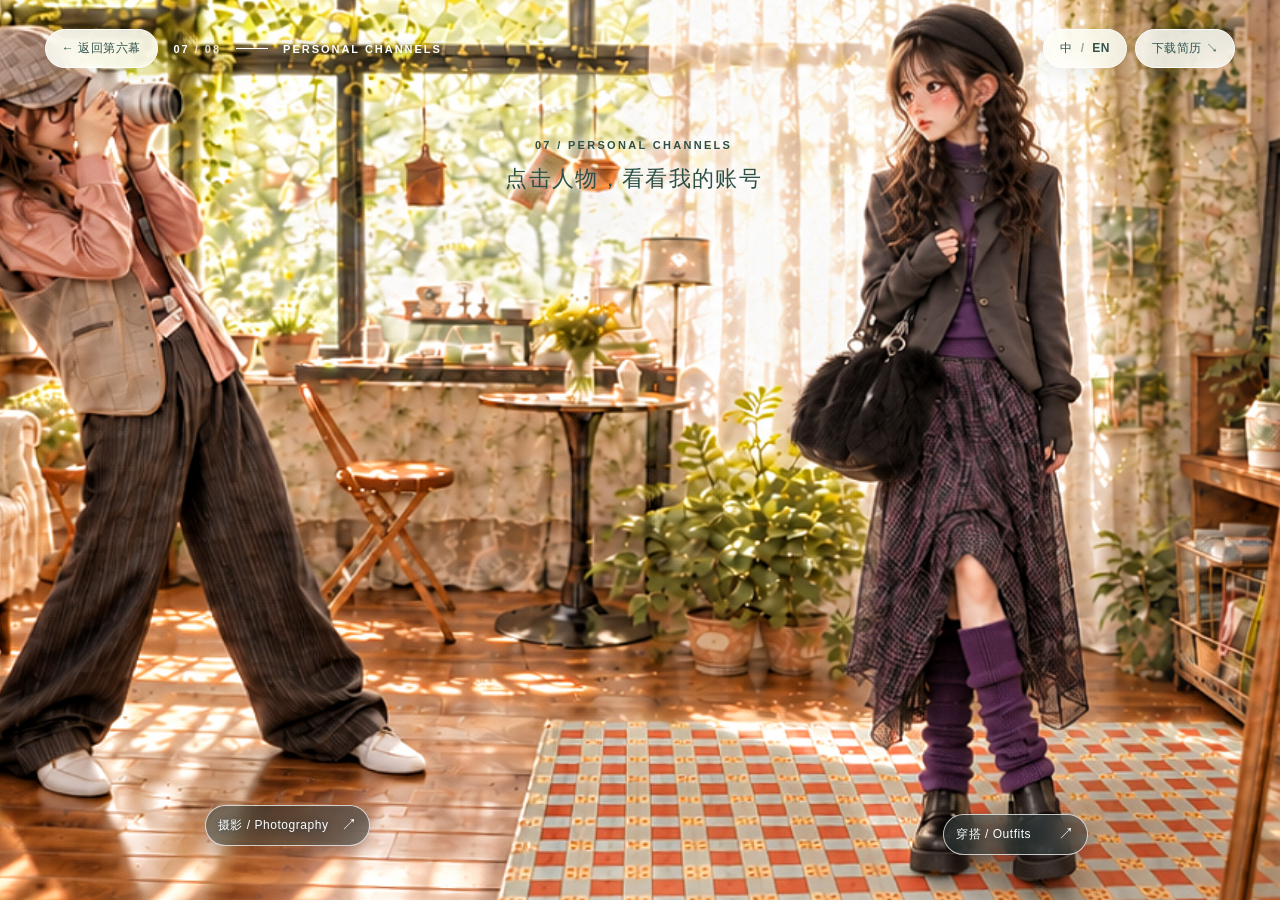
<file: previews/scene-07-personal-channels/index.html>
<!doctype html>
<html lang="zh-CN">
<head>
  <meta charset="utf-8" />
  <meta name="viewport" content="width=device-width, initial-scale=1" />
  <meta name="theme-color" content="#b5b1a1" />
  <meta name="description" content="王柯颖 · 摄影与穿搭账号互动预览" />
  <title>王柯颖 · 摄影与穿搭（预览 07）</title>
  <link rel="preload" as="image" href="../../assets/scene-reference/scene-07-photo-fashion-glasshouse-reference.jpeg" />
  <link rel="preload" as="image" href="assets/characters-foreground.png" />
  <link rel="stylesheet" href="scene.css" />
  <script src="scene-data.js" defer></script>
  <script src="scene.js" defer></script>
  <script src="../scene-bridge.js" defer></script>
</head>
<body>
  <main class="stage" id="stage" data-screen-label="07 · Personal Channels">
    <div class="ambient" aria-hidden="true"></div>
    <div class="scene">
      <div class="shot shot-photo" id="shot-photo">
        <div class="scene-image" aria-hidden="true"></div>
        <button class="character character-photo" id="scene-07-left-photographer" type="button" aria-controls="account-panel" aria-expanded="false" aria-label="查看摄影账号">
          <img src="assets/characters-foreground.png" alt="" draggable="false" />
        </button>
        <div class="photo-glint" aria-hidden="true"></div>
        <span class="character-tag character-tag-photo" id="photo-tag" aria-hidden="true">摄影 / Photography <span>↗</span></span>
      </div>
      <div class="shot shot-fashion" id="shot-fashion">
        <div class="scene-image" aria-hidden="true"></div>
        <div class="mirror-glint" aria-hidden="true"></div>
        <button class="character character-fashion" id="scene-07-right-fashion" type="button" aria-controls="account-panel" aria-expanded="false" aria-label="查看穿搭账号">
          <img src="assets/characters-foreground.png" alt="" draggable="false" />
        </button>
        <span class="character-tag character-tag-fashion" id="fashion-tag" aria-hidden="true">穿搭 / Outfits <span>↗</span></span>
      </div>
      <div class="intro"><span class="eyebrow">07 / PERSONAL CHANNELS</span><p id="prompt">点击人物，看看我的账号</p></div>
    </div>

    <header class="top-bar">
      <a class="back" href="../scene-06-magic-lab/index.html" id="back-link">← 返回第六幕</a>
      <span class="chapter">07 <span>/ 08</span> <i></i> PERSONAL CHANNELS</span>
      <div class="top-actions">
        <button class="language" id="language" type="button" aria-label="Switch to English" aria-pressed="false">中 <span>/</span> EN</button>
        <a id="resume-link" href="../../assets/resume/wang-keying-resume-current.pdf" download="王柯颖简历.pdf">下载简历 <span aria-hidden="true">↘</span></a>
      </div>
    </header>

    <section class="account-panel" id="account-panel" role="region" aria-label="账号链接" aria-labelledby="panel-title" aria-hidden="true" inert>
      <div class="panel-top"><span class="panel-kicker" id="panel-kicker">PERSONAL PRACTICE / 01</span><button type="button" id="panel-close" class="panel-close" aria-label="关闭账号信息">×</button></div>
      <h1 id="panel-title"></h1>
      <p class="panel-note" id="panel-note"></p>
      <div class="account-links" id="account-links"></div>
    </section>
  </main>
</body>
</html>
</file>
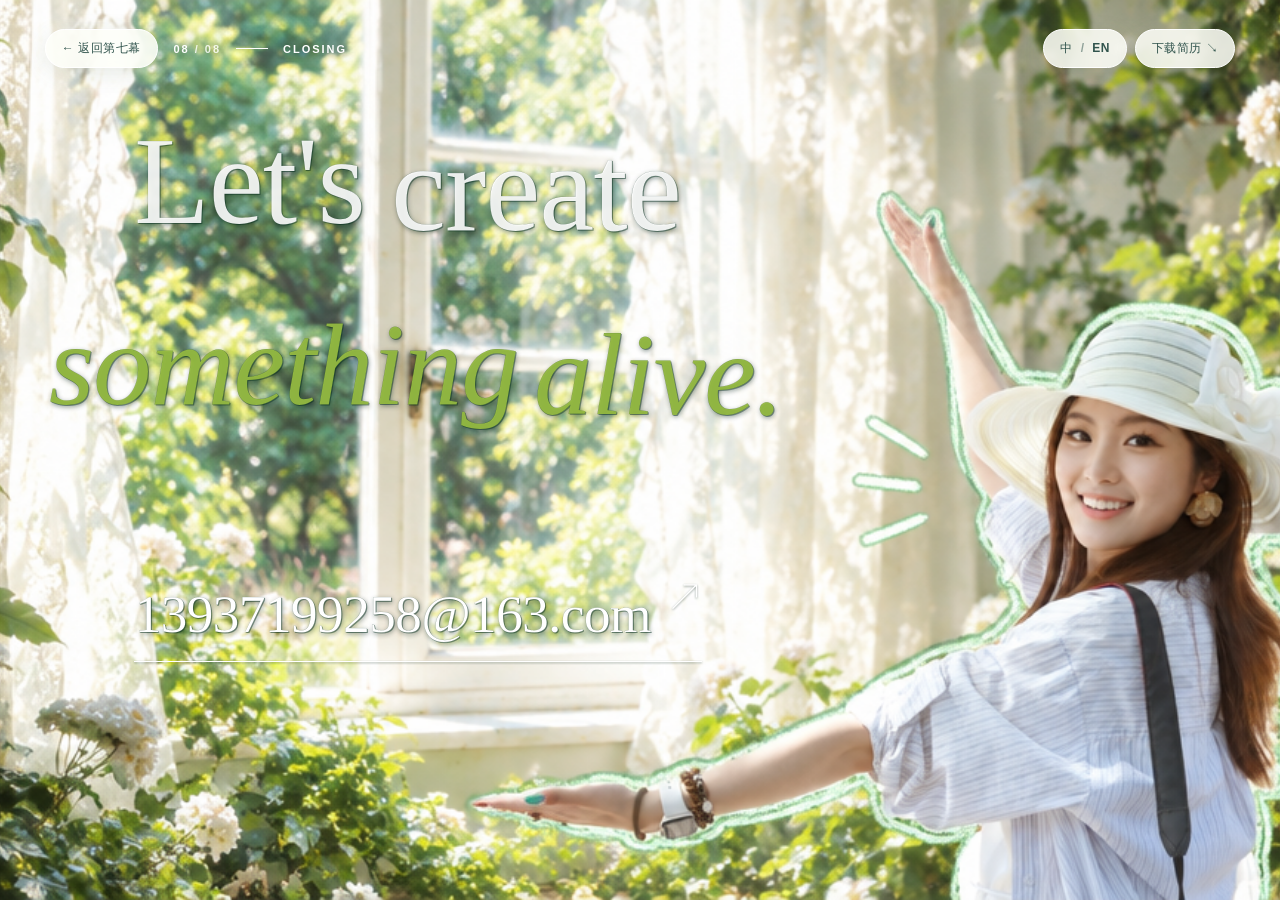
<file: previews/scene-08-closing-portrait/index.html>
<!doctype html>
<html lang="zh-CN">
<head>
  <meta charset="utf-8" />
  <meta name="viewport" content="width=device-width, initial-scale=1" />
  <meta name="theme-color" content="#315c43" />
  <meta name="description" content="王柯颖 · Let’s create something alive." />
  <title>王柯颖 · 尾页（预览 08）</title>
  <link rel="preload" as="image" href="../../assets/scene-reference/scene-08-sunlit-window-portrait-reference.png" />
  <link rel="stylesheet" href="scene.css" />
  <script src="scene.js" defer></script>
  <script src="../scene-bridge.js" defer></script>
</head>
<body>
  <main class="stage" id="stage" data-screen-label="08 · Closing portrait">
    <div class="ambient" aria-hidden="true"></div>
    <section class="scene" aria-label="Let's create something alive.">
      <img class="scene-image" src="../../assets/scene-reference/scene-08-sunlit-window-portrait-reference.png" alt="窗边花园与戴草帽的人物形象" draggable="false" />

      <h1 class="headline" aria-label="Let's create something alive.">
        <span class="headline-row headline-row-top" aria-hidden="true">
          <span class="word word-one">Let's</span>
          <span class="word word-two">create</span>
        </span>
        <span class="headline-row headline-row-bottom" aria-hidden="true">
          <span class="word word-three">something</span>
          <span class="word word-four">alive.</span>
        </span>
      </h1>

      <a class="contact" id="contact" href="mailto:13937199258@163.com" aria-label="发送邮件至 13937199258@163.com">
        <span class="contact-text">13937199258@163.com</span>
        <span class="contact-rule" aria-hidden="true"></span>
        <svg class="contact-arrow" viewBox="0 0 44 44" fill="none" stroke="currentColor" stroke-width="1.6" aria-hidden="true" focusable="false"><path d="M7 36 37 6M21 6h16v16"></path></svg>
      </a>
    </section>

    <header class="top-bar">
      <a class="back" href="../scene-07-personal-channels/index.html" id="back-link">← 返回第七幕</a>
      <span class="chapter">08 <span>/ 08</span> <i></i> CLOSING</span>
      <div class="top-actions">
        <button class="language" id="language" type="button" aria-label="Switch to English" aria-pressed="false">中 <span>/</span> EN</button>
        <a id="resume-link" href="../../assets/resume/wang-keying-resume-current.pdf" download="王柯颖简历.pdf">下载简历 <span aria-hidden="true">↘</span></a>
      </div>
    </header>
  </main>
</body>
</html>
</file>
<file: site.css>
:root{color-scheme:light;font-family:"PingFang SC","Hiragino Sans GB","Microsoft YaHei",sans-serif;background:#e7ebdc}
*{box-sizing:border-box}
html,body{margin:0;width:100%;height:100%;overscroll-behavior:none}
body{overflow:hidden}
button{font:inherit;-webkit-tap-highlight-color:transparent}
:focus-visible{outline:2px solid #284a3a;outline-offset:3px}
.experience,.scenes{position:fixed;top:0;left:0;width:100%;height:100%;height:100dvh;height:var(--site-viewport-height,100dvh);overflow:hidden}
.scenes{isolation:isolate}
.scene-frame{position:absolute;inset:0;width:100%;height:100%;border:0;display:block;background:#e7ebdc;opacity:0;visibility:hidden;pointer-events:none;transition:opacity .3s ease,visibility 0s .34s}
.scene-frame.is-preparing{visibility:visible;z-index:0;transition:none}
.scene-frame.is-current{z-index:2;opacity:1;visibility:visible;pointer-events:auto;transition:opacity .3s ease,visibility 0s}
.scene-frame.is-leaving{z-index:1;visibility:visible;pointer-events:none;opacity:1}
.scene-frame.is-leaving.is-fading{opacity:0}
.scene-transition{position:fixed;inset:0;z-index:10;pointer-events:none;opacity:0;background:linear-gradient(125deg,transparent 31%,#d8ebd418 52%,transparent 76%);transition:opacity .5s ease}
.experience.is-transitioning .scene-transition{opacity:1}
.sr-only{position:absolute;width:1px;height:1px;margin:-1px;border:0;padding:0;overflow:hidden;clip:rect(0,0,0,0);white-space:nowrap}
@media(prefers-reduced-motion:reduce){.scene-frame,.scene-frame.is-current,.scene-transition{transition-duration:.01ms!important;transform:none!important}}
@media(max-width:700px){
  .scene-frame,.scene-frame.is-current{transition:opacity .22s ease,visibility 0s .26s}
  .scene-transition{display:none}
}
</file>
<file: previews/scene-01-arrival/scene.css>
:root {
  --pine: #2b4439;
  --olive: #718268;
  --cream: #f5f5e9;
  --world-x: 0px;
  --world-y: 0px;
  --scroll-progress: 0;
  font-family: "PingFang SC", "Hiragino Sans GB", "Microsoft YaHei", sans-serif;
  color: var(--pine);
  background: var(--cream);
  scroll-behavior: smooth;
}

* { box-sizing: border-box; }
html { scrollbar-width: none; }
html::-webkit-scrollbar { display: none; }
body { margin: 0; min-width: 320px; }
button, a { -webkit-tap-highlight-color: transparent; }
button { font: inherit; }
a { color: inherit; }
:focus-visible { outline: 2px solid #426e4b; outline-offset: 5px; }

main { height: 145vh; }
.scroll-track { position: absolute; top: 0; width: 1px; height: 145vh; pointer-events: none; }
.hero-sticky { height: 100dvh; min-height: 580px; position: sticky; top: 0; overflow: hidden; isolation: isolate; }
.world-viewport { position: absolute; z-index: 0; inset: 0; overflow: hidden; perspective: 1180px; background: #ecebdc; }
.world-stage {
  position: absolute;
  width: max(103vw, 178.947vh);
  height: auto;
  aspect-ratio: 1088 / 608;
  left: 50%; top: 50%;
  transform: translate3d(calc(-50% + var(--world-x) * .11), calc(-50% + var(--world-y) * .09 - var(--scroll-progress) * 6vh), 0) scale(calc(1 + var(--scroll-progress) * .09));
  transform-style: preserve-3d;
  will-change: transform;
}
.layer { position: absolute; inset: 0; will-change: transform; }
.room-back { background: url("../../assets/scene-reference/scene-01-summer-workspace-wide-uncropped.png") center / 100% 100% no-repeat; }

.top-bar { position: fixed; z-index: 12; top: 0; left: 0; right: 0; height: 106px; padding: 0 clamp(26px,5.3vw,90px); display: flex; justify-content: flex-end; align-items: center; pointer-events: none; }
.top-bar > *, .top-actions > * { pointer-events: auto; }
.top-actions { display: flex; align-items: center; gap: clamp(22px,3vw,48px); }
.language { padding: 8px; border: 0; background: none; cursor: pointer; font: 600 12px/1.2 Georgia,serif; letter-spacing: .09em; color: #516154; white-space: nowrap; }
.language-zh { color: #274839; }
.language-en { color: #849483; }
.language-divider { color: #a9b4a0; }
.resume-link { position: relative; font-size: 12px; letter-spacing: .07em; font-weight: 600; text-decoration: none; border-bottom: 1px solid rgba(39,72,57,.48); padding: 10px 0; white-space: nowrap; }
.resume-link span { display: inline-block; margin-left: 8px; font-size: 17px; font-weight: 400; transition: transform .25s ease; }
.resume-link:hover span { transform: translate(3px,3px); }
.preview-note { position: fixed; z-index: 11; top: 106px; left: clamp(26px,5.3vw,90px); display: flex; align-items: center; gap: 9px; font: 600 10px/1.3 Georgia,"PingFang SC",serif; color: #fbf7e9; letter-spacing: .1em; text-shadow: 0 1px 3px rgba(20,39,25,.8), 0 2px 11px rgba(19,41,28,.48); }
.preview-dot { width: 5px; height: 5px; border-radius: 50%; background: #fffdf5; box-shadow: 0 0 0 3px rgba(255,255,255,.24); }
.hero-copy { position: absolute; z-index: 4; left: clamp(35px,8.1vw,152px); top: 50%; width: min(33vw,475px); transform: translateY(calc(-43% - var(--scroll-progress) * 5vh)); opacity: var(--hero-opacity,1); pointer-events: none; transition: opacity .12s linear; color: #fffdf4; text-shadow: 0 1px 3px rgba(18,39,27,.88), 0 3px 15px rgba(18,39,27,.61); }
.hero-kicker { margin: 0; font: 600 10px/1.4 Georgia,serif; letter-spacing: .28em; color: #fff9e9; }
.kicker-rule { width: 35px; height: 1px; background: rgba(255,253,244,.9); margin: 22px 0 23px; }
h1 { margin: 0; font: 400 clamp(60px,6.5vw,116px)/1.11 "Songti SC","STSong","Noto Serif CJK SC",serif; letter-spacing: .025em; white-space: nowrap; text-shadow: 0 1px 3px rgba(18,39,27,.85), 0 4px 19px rgba(18,39,27,.55); }
html[lang="en"] h1 { font: 400 clamp(64px,5.6vw,91px)/.99 Georgia,"Times New Roman",serif; letter-spacing: -.038em; }
.hero-role { font-size: clamp(12px,1vw,15px); line-height: 1.7; letter-spacing: .31em; font-weight: 500; margin: 22px 0 48px 7px; white-space: nowrap; }
.hero-role span { color: #e9f1dd; margin: 0 6px; }
.hero-statement { font: 400 clamp(20px,2.15vw,33px)/1.58 "Songti SC","STSong",serif; letter-spacing: .04em; margin: 0 0 26px 5px; }
.hero-aside { font-size: 11px; letter-spacing: .13em; color: #f6f4e9; margin: 0 0 0 5px; line-height: 1.8; }
.scroll-cue { position: absolute; z-index: 5; bottom: 7.5%; left: 50%; transform: translateX(-50%); display: flex; gap: 15px; flex-direction: column; align-items: center; font-size: 10px; font-weight: 500; letter-spacing: .2em; color: #3c5142; white-space: nowrap; opacity: var(--cue-opacity,1); }
.scroll-cue-line { width: 23px; height: 37px; border: 1px solid rgba(62,85,67,.8); border-radius: 20px; position: relative; }
.scroll-cue-line i { position: absolute; width: 2px; height: 8px; left: 10px; top: 7px; background: #456444; border-radius: 3px; animation: scroll-down 2s ease-in-out infinite; }
.chapter-mark { position: absolute; z-index: 5; left: clamp(26px,5.3vw,90px); bottom: 55px; display: flex; align-items: center; gap: 11px; font: 12px Georgia,serif; letter-spacing: .12em; color: #fffcf3; text-shadow: 0 1px 4px rgba(24,45,29,.75); }
.chapter-mark span:last-child { opacity: .5; }
.chapter-rule { width: 37px; height: 1px; background: #fffaf0; }
.loading { position: fixed; inset: 0; z-index: 40; background: #f0f4e8; display: grid; place-items: center; transition: opacity .36s ease, visibility .36s; }
.loading.is-ready { opacity: 0; visibility: hidden; }
.loading-inner { display: flex; flex-direction: column; align-items: center; gap: 17px; transform: translateY(-12px); }
.loading img { width: 104px; height: auto; animation: leaf-open 2.1s ease-in-out 1; transform-origin: 80% 72%; filter: drop-shadow(0 13px 11px rgba(71,93,56,.11)); }
.loading-label { font: 500 9px Georgia,serif; letter-spacing: .25em; color: #829279; }
.loading-percent { font: 20px Georgia,serif; font-style: italic; color: #516e54; }
body:not(.loaded) .hero-copy { opacity: 0; transform: translate3d(0,calc(-41% + 15px),0); }
body.loaded .hero-copy { transition: opacity 1s .25s,transform 1.2s .25s; }
body.has-scrolled .hero-copy { transition: opacity .14s linear, transform .25s ease-out; }

@keyframes leaf-open { 0% { opacity: .3; transform: rotate(-13deg) scale(.92); } 70%,100% { opacity: 1; transform: rotate(0) scale(1); } }
@keyframes scroll-down { 0%,100% { opacity: .25; transform: translateY(0); } 70% { opacity: 1; transform: translateY(11px); } }

@media (max-width: 860px) {
  .hero-sticky { min-height: 0; }
  .world-stage { width: max(140vw,178.947vh); height: auto; left: 49%; top: 67%; transform: translate3d(calc(-50% + var(--world-x) * .10),calc(-50% - var(--scroll-progress) * 3vh),0) scale(calc(1 + var(--scroll-progress) * .05)); }
  .top-bar { height: 74px; padding-inline: 25px; }
  .preview-note { top: 83px; left: 25px; }
  .hero-copy { top: 22%; left: 7%; transform: translateY(0); width: 86%; }
  body:not(.loaded) .hero-copy { transform: translateY(15px); }
  h1 { font-size: clamp(49px,9vw,86px); }
  html[lang="en"] h1 { font-size: clamp(44px,7vw,68px); line-height: .98; }
  .hero-role { margin: 8px 0 15px 3px; letter-spacing: .19em; }
  .hero-kicker { font-size: 9px; }
  .kicker-rule { margin: 8px 0 8px; }
  .hero-statement { font-size: clamp(17px,3.5vw,27px); margin: 0 0 11px 2px; line-height: 1.43; }
  .hero-aside { display: none; }
  .scroll-cue { bottom: 5%; color: #f4f7ec; text-shadow: 0 1px 3px #415541; }
  .scroll-cue-line { border-color: rgba(255,255,255,.8); }
  .scroll-cue-line i { background: #fff; }
  .chapter-mark { display: none; }
}
@media (max-width: 550px) {
  .world-viewport { background: #f7f6ed; }
  .hero-copy { color: #667c6e; text-shadow: 0 1px 0 rgba(255,255,255,.93); }
  .hero-copy h1 { text-shadow: 0 1px 0 rgba(255,255,255,.93), 0 2px 8px rgba(60,73,49,.12); }
  .hero-kicker, .hero-aside { color: #708575; }
  .hero-role span { color: #8ca193; }
  .kicker-rule { background: #829484; }
  .preview-note { color: #778a79; text-shadow: 0 1px 0 rgba(255,255,255,.95); }
  .preview-dot { background: #879d84; box-shadow: 0 0 0 3px rgba(122,154,112,.13); }
  .top-actions { gap: 11px; }
  .resume-link { font-size: 11px; }
  .resume-link span { margin-left: 3px; }
  .world-stage { width: 258vw; height: 145.13vw; top: 73%; left: 46%; }
  .hero-copy { top: 16%; left: 8%; }
  html[lang="en"] .hero-copy { top: 12%; }
  .hero-role { font-size: 11px; }
  .hero-statement { font-size: 18px; }
}
@media (prefers-reduced-motion: reduce) {
  *, *::before, *::after { animation-duration: .01ms !important; animation-iteration-count: 1 !important; scroll-behavior: auto !important; transition-duration: .2s !important; }
}
</file>
<file: previews/scene-02-scan/scene.css>
:root { --ink:#09232f; --mist:#c7e9e3; --mint:#92e3d8; --muted:#a8c5c1; --scan-fill:0%; --progress:0; --room-opacity:.45; --subject-opacity:0; --platform-opacity:0; --beam-opacity:0; --cue-opacity:1; --look-x:0px; --look-y:0px; --look-rotate:0deg; background:var(--ink); color:#eaf9f3; font-family:"PingFang SC","Hiragino Sans GB","Microsoft YaHei",sans-serif; }
* { box-sizing:border-box; }
html { scrollbar-width:none; }
html::-webkit-scrollbar { display:none; }
body { margin:0; min-width:320px; }
a { color:inherit; }
button { font:inherit; }
:focus-visible { outline:2px solid var(--mint); outline-offset:5px; }
.scan-journey { height:435vh; }
.scan-stage { position:sticky; top:0; height:100dvh; min-height:650px; isolation:isolate; overflow:hidden; background:radial-gradient(ellipse 40vw 73vh at 50% 45%,#195368 0%,#103c4e 27%,#0a2c3b 63%,#071e2b 100%); }
.scan-stage::after { content:""; position:absolute; inset:0; z-index:1; pointer-events:none; background:linear-gradient(90deg,rgba(3,24,32,.58),transparent 29%,transparent 71%,rgba(3,24,32,.52)),linear-gradient(0deg,rgba(4,23,32,.54),transparent 24%,transparent 78%,rgba(4,23,32,.37)); }
.studio-echo { position:absolute; z-index:1; inset:0; background:url("../../assets/scene-reference/scene-01-summer-workspace-wide-uncropped.png") center / cover no-repeat; opacity:var(--room-opacity); transform:translateY(calc(-1px * var(--progress) * 210)); filter:blur(calc(6px * var(--progress))); pointer-events:none; }
.ambient { position:absolute; inset:0; pointer-events:none; }
.halo { position:absolute; width:min(56vw,710px); aspect-ratio:1; left:50%; top:45%; transform:translate(-50%,-50%); border-radius:50%; background:radial-gradient(circle,rgba(91,203,195,.16),rgba(82,177,180,.04) 49%,transparent 72%); filter:blur(6px); animation:breathe 6s ease-in-out infinite alternate; }
.dust { position:absolute; inset:0; opacity:.72; }
.dust i { position:absolute; width:2px; height:2px; border-radius:50%; background:#b9f7de; box-shadow:0 0 8px #9feede; opacity:.3; animation:drift var(--duration) ease-in-out infinite alternate; }
.floor-grid { position:absolute; inset:auto -30% -43vh; height:79vh; transform:perspective(440px) rotateX(68deg); transform-origin:center top; background:repeating-linear-gradient(90deg,rgba(96,199,194,.12) 0 1px,transparent 1px 68px),repeating-linear-gradient(0deg,rgba(96,199,194,.12) 0 1px,transparent 1px 68px); -webkit-mask-image:linear-gradient(0deg,transparent,#000 58%,transparent); mask-image:linear-gradient(0deg,transparent,#000 58%,transparent); }
.top-bar { position:fixed; z-index:20; top:0; left:0; right:0; display:flex; justify-content:space-between; align-items:center; height:94px; padding:0 clamp(24px,5vw,86px); font-size:12px; letter-spacing:.11em; }
.back { text-decoration:none; border-bottom:1px solid rgba(189,228,222,.29); padding:10px 0; color:#daede5; transition:color .25s; }
.back:hover,.resume-link:hover { color:white; }
.top-actions { display:flex; align-items:center; gap:clamp(24px,3.4vw,56px); }
.language { border:0; background:none; padding:10px 5px; cursor:pointer; color:#b4dbd4; letter-spacing:.1em; font:600 12px Georgia,serif; }
.language-zh { color:#e8fff7; }
.language-en,.language-divider { color:#82aaa9; }
.resume-link { text-decoration:none; border-bottom:1px solid rgba(189,228,222,.4); padding:10px 0; transition:color .25s; white-space:nowrap; }
.resume-link span { margin-left:8px; font-size:17px; font-weight:400; }
.stage-index { position:absolute; z-index:4; top:119px; left:clamp(24px,5vw,86px); display:flex; align-items:center; gap:14px; font:11px/1.3 Georgia,"PingFang SC",serif; letter-spacing:.22em; color:#bed8ce; }
.stage-index-line { width:27px; height:1px; background:#9accc6; }
.stage-side-label { position:absolute; z-index:3; top:50%; right:3%; writing-mode:vertical-rl; letter-spacing:.31em; font:9px Georgia,serif; color:rgba(183,223,217,.56); }
.scan-center { position:absolute; z-index:3; left:50%; top:50%; width:clamp(300px,36vw,520px); height:74vh; max-height:710px; min-height:540px; transform:translate(-50%,-49%); pointer-events:none; }
.subject { position:absolute; z-index:3; width:auto; height:88%; aspect-ratio:363 / 1024; bottom:10%; left:calc(50% + clamp(10px,1.2vw,18px)); transform:translateX(calc(-50% + var(--look-x))) translateY(var(--look-y)) rotate(var(--look-rotate)); transform-origin:50% 88%; opacity:var(--subject-opacity); animation:subject-breathe 4.4s ease-in-out infinite alternate; }
.person-real,.person-scanned { position:absolute; inset:0; width:100%; height:100%; object-fit:fill; }
/* The unscanned region is the only place where the portrait is ever painted. */
.person-real { clip-path:inset(0 0 var(--scan-fill) 0); filter:drop-shadow(0 0 13px rgba(204,234,221,.12)); }
/* This image contains edge pixels only; the inside has actual alpha = 0. */
.person-scanned { clip-path:inset(calc(100% - var(--scan-fill)) 0 0); filter:drop-shadow(0 0 3px rgba(200,255,250,.96)) drop-shadow(0 0 11px rgba(80,241,231,.9)) drop-shadow(0 0 27px rgba(80,230,219,.5)); }
.scan-beam { position:absolute; z-index:4; left:-27%; width:154%; height:3px; top:calc(100% - var(--scan-fill)); opacity:var(--beam-opacity); transform:translateY(-1px); background:linear-gradient(90deg,transparent,#9ef5e9 27%,white 50%,#9ef5e9 73%,transparent); box-shadow:0 0 12px #89f5eb,0 0 36px #65e8e6,0 0 60px rgba(91,212,224,.38); }
.scan-beam::after { content:""; position:absolute; top:-12px; left:6%; width:88%; height:26px; background:radial-gradient(ellipse,#86e9e8,transparent 73%); opacity:.22; }
.scan-arch { position:absolute; z-index:0; width:75%; height:82%; border:1px solid rgba(154,229,223,.12); border-bottom:0; border-radius:50% 50% 0 0; left:12.5%; bottom:13%; box-shadow:inset 0 0 24px rgba(84,206,209,.06); opacity:var(--platform-opacity); }
.arch-two { width:62%; height:70%; left:19%; bottom:13%; border-color:rgba(152,232,217,.16); }
.platform { position:absolute; z-index:2; width:88%; height:83px; border:1px solid rgba(112,226,217,.7); bottom:4.7%; left:6%; border-radius:50%; transform:perspective(500px) rotateX(62deg); background:radial-gradient(ellipse,rgba(66,166,178,.15),transparent 70%); box-shadow:0 0 22px rgba(87,227,220,.36),inset 0 0 18px rgba(89,221,215,.34); opacity:var(--platform-opacity); }
.platform::after { content:""; position:absolute; inset:12%; border:1px solid rgba(118,233,217,.47); border-radius:50%; }
.platform-inner { position:absolute; inset:-22%; border-radius:50%; border:1px solid rgba(118,233,217,.11); }
.scan-counter { position:absolute; z-index:4; bottom:-1.7%; left:50%; transform:translateX(-50%); display:flex; align-items:baseline; gap:7px; white-space:nowrap; font:400 40px Georgia,serif; letter-spacing:.08em; text-shadow:0 0 17px rgba(122,247,231,.35); opacity:var(--platform-opacity); }
.counter-caption { font:10px Georgia,serif; letter-spacing:.2em; color:#9ecac3; margin-right:7px; }
.counter-unit { font-size:12px; color:#a2c9c4; }
.info { position:absolute; z-index:6; opacity:0; transform:translateY(19px); pointer-events:none; transition:opacity .6s,transform .65s cubic-bezier(.19,1,.22,1); color:#eaf7ed; text-shadow:0 2px 14px rgba(2,23,32,.55); }
.info.is-visible { opacity:1; transform:translateY(0); }
.info-label { font:500 10px/1.4 Georgia,"PingFang SC",serif; letter-spacing:.2em; color:#9accc2; }
.thin-rule { width:100%; height:1px; background:linear-gradient(90deg,rgba(156,225,206,.65),rgba(156,225,206,.08)); margin:13px 0 18px; }
.info-identity { left:clamp(50px,8vw,148px); top:24%; width:24%; }
.info-identity h1 { margin:13px 0 6px; font:400 clamp(59px,6.2vw,105px)/1.12 "Songti SC","STSong",serif; letter-spacing:.025em; }
html[lang="en"] .info-identity h1 { font-family:Georgia,serif; font-size:clamp(60px,5.5vw,84px); letter-spacing:-.04em; }
.info-identity .thin-rule { width:76%; margin:14px 0 15px; }
.age { display:flex; align-items:baseline; gap:20px; margin:0; }
.age span { font:10px Georgia,"PingFang SC",serif; letter-spacing:.14em; color:#a8c5c1; }
.age strong { font:400 22px Georgia,"Songti SC",serif; }
.info-mbti { left:clamp(50px,8vw,148px); top:66%; }
.info-mbti p { margin:8px 0 0; font:400 clamp(37px,4.3vw,62px) Georgia,serif; letter-spacing:.02em; }
.asterisk { font:18px Georgia,serif; position:relative; top:-26px; left:8px; color:var(--mint); opacity:.85; }
.info-stack { position:absolute; z-index:6; right:clamp(64px,7vw,126px); top:15%; width:min(30vw,410px); display:flex; flex-direction:column; gap:clamp(22px,3vh,36px); }
.info-stack .info { position:relative; width:100%; }
.group-title { margin:18px 0 7px; font-size:12px; font-weight:600; letter-spacing:.11em; color:#d4eee3; }
.tool-list { font-size:13px; line-height:1.9; margin:0; color:#e0f0e8; max-width:410px; }
.skill-subgroup { opacity:0; transform:translateY(9px); transition:opacity .5s,transform .55s; }
.skill-subgroup.is-visible { opacity:1; transform:translateY(0); }
.school { display:grid; grid-template-columns:24px 1fr; column-gap:12px; margin-top:17px; opacity:0; transform:translateY(9px); transition:opacity .45s,transform .45s; }
.school.is-visible { opacity:1; transform:translateY(0); }
.school-index { font:12px Georgia,serif; color:#7ecdc5; padding-top:3px; }
.school-name { margin:0 0 7px; font-size:14px; line-height:1.45; font-weight:600; }
.school-name span { font-weight:400; color:#d6e5db; }
.school-meta,.school-awards { font-size:11px; line-height:1.6; color:#bbd2cd; margin:0; }
.school-awards { margin-top:3px; }
@media (min-width:1100px) { html[lang="en"] .info-stack { width:min(31vw,425px); right:clamp(64px,6vw,116px); } html[lang="en"] .school-name { font-size:12px; } html[lang="en"] .school-awards { font-size:10px; } }
.scroll-cue { position:absolute; z-index:8; left:50%; bottom:2.5%; transform:translateX(-50%); display:flex; align-items:center; gap:12px; font-size:10px; letter-spacing:.12em; white-space:nowrap; opacity:var(--cue-opacity); color:#d0e5dc; }
.cue-line { display:block; width:12px; height:22px; border:1px solid rgba(191,236,226,.7); border-radius:9px; position:relative; }
.cue-line i { position:absolute; left:4px; top:4px; width:2px; height:5px; border-radius:3px; background:#b8eee7; animation:cue-scroll 1.8s infinite; }
.progress-rail { position:absolute; z-index:7; right:30px; top:36%; width:1px; height:28%; background:rgba(180,227,214,.23); }
.progress-rail span { display:block; width:2px; height:calc(var(--progress) * 100%); background:var(--mint); box-shadow:0 0 10px var(--mint); }
.end-mark { position:absolute; z-index:6; bottom:38px; left:clamp(24px,5vw,86px); display:flex; align-items:center; gap:11px; font:11px Georgia,serif; color:#e7f5ea; }
.end-mark span:last-child { opacity:.45; }
.mark-line { width:34px; height:1px; background:#b9dfd8; }
@keyframes breathe { to { opacity:.7; transform:translate(-50%,-50%) scale(1.04); } }
@keyframes drift { to { transform:translateY(-23px) translateX(9px); opacity:.65; } }
@keyframes subject-breathe { to { scale:1.006 .997; } }
@keyframes cue-scroll { 65% { transform:translateY(7px); opacity:.4; } }
@media (max-width:1050px) and (min-width:701px) { .info-identity,.info-mbti { left:5%; }.info-stack { right:4%; width:29%; gap:3vh; }.school-name { font-size:12px; }.school-meta,.school-awards { font-size:10px; }.scan-center { width:34vw; } }
@media (max-width:800px) and (min-width:701px) { .info-stack { gap:12px; }.info-stack .thin-rule { margin:9px 0 12px; }.school { margin-top:11px; }.group-title { margin:11px 0 5px; }.tool-list { font-size:12px; line-height:1.65; } }
@media (max-width:700px) {
  .scan-stage { min-height:0; background:radial-gradient(ellipse 95vw 60vh at 50% 36%,#1a5260,#103949 56%,#081f2d 100%); }
  .top-bar { height:72px; padding:0 20px; font-size:11px; }.top-actions { gap:16px; }.resume-link span { margin-left:3px; }.back { max-width:95px; white-space:nowrap; }
  .stage-index { top:82px; left:22px; font-size:9px; }.stage-side-label,.end-mark { display:none; }
  .scan-center { height:43vh; min-height:270px; width:250px; top:14%; transform:translate(-50%,0); }
  .subject { height:86%; bottom:10%; left:50%; }.scan-counter { font-size:26px; bottom:-4%; }.platform { bottom:4%; height:45px; }.arch-one,.arch-two { height:80%; }.floor-grid { bottom:-54vh; }
  .info-identity { top:16%; left:22px; width:31%; }.info-identity h1 { font-size:46px; margin:5px 0 0; }.info-identity .thin-rule { margin:5px 0 8px; }.info-label { font-size:8px; letter-spacing:.09em; }.age { display:block; }.age span { display:block; font-size:8px; }.age strong { font-size:17px; }
  html[lang="en"] .info-identity h1 { font-size:36px; }
  .info-mbti { top:37%; left:22px; }.info-mbti p { font-size:32px; margin:5px 0 0; }.asterisk { font-size:10px; top:-13px; }
  .info-stack { top:58%; left:22px; right:22px; width:auto; gap:8px; }.info-stack .info { padding-top:8px; border-top:1px solid rgba(165,224,211,.32); }.info-stack .thin-rule { display:none; }.group-title { font-size:10px; margin:6px 0 1px; }.tool-list { font-size:11px; line-height:1.45; }.skill-subgroup .group-title { margin-top:6px; }
  .school { margin-top:8px; grid-template-columns:16px 1fr; gap:7px; }.school-index { font-size:9px; }.school-name { font-size:11px; margin:0 0 1px; }.school-meta,.school-awards { font-size:9px; line-height:1.4; }.school-awards { margin-top:1px; }
  .scroll-cue { bottom:1.4%; }.progress-rail { right:12px; top:28%; height:20%; }
}
@media (max-width:360px) { .top-bar { padding:0 12px; }.top-actions { gap:8px; }.back { font-size:0; }.back::after { content:"← BACK"; font-size:10px; } html[lang="zh-CN"] .back::after { content:"← 返回"; }.info-mbti { top:34%; }.scan-center { height:42vh; min-height:250px; }.info-stack { top:55%; gap:7px; }.tool-list { font-size:10px; }.school-name { font-size:10px; }.school-meta,.school-awards { font-size:8px; } }
@media (max-width:700px) and (max-height:720px) { .scan-center { top:12%; height:36vh; min-height:220px; }.info-stack { top:53%; gap:7px; }.info-stack .info { padding-top:5px; }.school { margin-top:5px; }.group-title { margin-top:4px; }.skill-subgroup .group-title { margin-top:4px; } }
@media (max-width:360px) and (max-height:720px) { .info-stack { top:49%; }.info-stack .info { padding-top:4px; }.school { margin-top:4px; }.group-title,.skill-subgroup .group-title { margin-top:3px; } }
@media (prefers-reduced-motion:reduce) { *,*::before,*::after { animation-duration:.01ms !important; transition-duration:.01ms !important; } }
</file>
<file: previews/scene-03-orchard/scene.css>
:root {
  --deep:#183222; --cream:#fffbea; --mint:#d8e9ba; --seed:#77512b;
  --look-x:0px; --look-y:0px;
  color:var(--cream); background:#789c42;
  font-family:"PingFang SC","Hiragino Sans GB","Microsoft YaHei",sans-serif;
}
* { box-sizing:border-box; }
html,body { margin:0; min-width:320px; }
body { overflow-x:hidden; }
button { font:inherit; }
a { color:inherit; }
:focus-visible { outline:2px solid #fff9d3; outline-offset:5px; }
.sprite-defs { position:absolute; width:0; height:0; overflow:hidden; }
.orchard { position:relative; width:100%; height:100svh; min-height:600px; isolation:isolate; overflow:hidden; }
.scene-world { position:absolute; inset:-13px; overflow:hidden; pointer-events:none; perspective:1000px; transform:perspective(1100px) rotateY(var(--tilt-y,0deg)) rotateX(var(--tilt-x,0deg)); transform-style:preserve-3d; }
.scene-world > div:not(.sun-flecks) { position:absolute; inset:-11px; background-image:url("../../assets/scene-reference/scene-03-apple-orchard-reference.png"); background-position:center; background-size:cover; will-change:transform; }
.far-hills { transform:scale(1.018) translate3d(calc(var(--look-x) * -.38),calc(var(--look-y) * -.31),0); }
.canopy { transform-origin:32% 5%; }
.canopy-mid { mask-image:linear-gradient(to bottom,black 0%,black 22%,transparent 64%); -webkit-mask-image:linear-gradient(to bottom,black 0%,black 22%,transparent 64%); transform:scale(1.013) translate3d(calc(var(--look-x) * .46),calc(var(--look-y) * .22),0); animation:canopy-breathe 7s ease-in-out infinite alternate; }
.canopy-near { mask-image:radial-gradient(ellipse 41% 32% at 3% 0%,black 14%,transparent 100%),radial-gradient(ellipse 35% 20% at 94% 0%,black 4%,transparent 100%); -webkit-mask-image:radial-gradient(ellipse 41% 32% at 3% 0%,black 14%,transparent 100%),radial-gradient(ellipse 35% 20% at 94% 0%,black 4%,transparent 100%); transform:scale(1.035) translate3d(calc(var(--look-x) * .9),calc(var(--look-y) * .45),0); animation:canopy-breathe 8.3s ease-in-out -3s infinite alternate-reverse; }
.scene-world > .character-depth { background-image:url("assets/person-cutout.png"); transform:scale(1.018) translate3d(calc(var(--look-x) * -.18),calc(var(--look-y) * -.12),0); animation:reader-breathe 5.3s ease-in-out infinite alternate; }
.sun-flecks { position:absolute; inset:0; z-index:2; opacity:.68; }
.sun-flecks i { position:absolute; width:4px; height:4px; border-radius:100%; background:#fff7cd; filter:blur(1px); box-shadow:0 0 19px 6px rgba(255,241,175,.5); animation:light-drift 6s ease-in-out infinite alternate; }
.sun-flecks i:nth-child(1) { top:16%; left:32%; animation-delay:-2s; }.sun-flecks i:nth-child(2) { top:28%; left:56%; animation-delay:-3.7s; }.sun-flecks i:nth-child(3) { top:37%; left:9%; animation-delay:-1s; }.sun-flecks i:nth-child(4) { top:9%; left:86%; animation-delay:-3s; }.sun-flecks i:nth-child(5) { top:52%; left:42%; animation-delay:-1.8s; }.sun-flecks i:nth-child(6) { top:65%; left:75%; animation-delay:-4.1s; }
.top-bar { position:absolute; z-index:30; top:0; left:0; width:100%; height:86px; padding:0 clamp(24px,4.8vw,84px); display:flex; justify-content:space-between; align-items:center; font-size:12px; letter-spacing:.1em; color:#fffef0; text-shadow:0 1px 10px rgba(12,39,20,.8); }
.back,.resume-link { padding:10px 0; border-bottom:1px solid rgba(255,251,223,.55); text-decoration:none; white-space:nowrap; }
.back:hover,.resume-link:hover { border-color:#fff; color:#fff; }
.top-actions { display:flex; gap:clamp(22px,3vw,50px); align-items:center; }
.language { border:0; padding:12px 4px; color:inherit; background:none; cursor:pointer; font-family:Georgia,serif; font-weight:700; letter-spacing:.09em; }
.language .divider { color:#dfebce; }.resume-link span { margin-left:7px; font-size:18px; }
.scene-heading { position:absolute; z-index:4; top:43%; right:2%; width:min(30vw,450px); color:var(--deep); text-shadow:0 1px 12px rgba(255,255,215,.7); pointer-events:none; }
.scene-number { display:flex; align-items:center; gap:13px; font:600 10px Georgia,serif; letter-spacing:.2em; white-space:nowrap; }
.short-rule { width:27px; height:1px; background:currentColor; opacity:.55; }
.scene-heading h1 { font:400 clamp(29px,3vw,47px)/1.32 "Songti SC","STSong",serif; margin:17px 0 10px; letter-spacing:.025em; }
.scene-heading p { margin:0; font:400 14px/1.65 "Songti SC","STSong",serif; letter-spacing:.11em; }
html[lang="en"] .scene-heading h1 { font:400 clamp(30px,3.15vw,48px)/1.14 Georgia,serif; }
html[lang="en"] .scene-heading p { font:400 14px/1.5 Georgia,serif; letter-spacing:.03em; }
.apple-field { position:absolute; z-index:10; inset:0; pointer-events:none; }
.apple-hotspot { position:absolute; top:var(--ay); left:var(--ax); transform:translate(-50%,-50%); width:96px; height:100px; border:0; padding:0; background:transparent; cursor:pointer; pointer-events:auto; touch-action:manipulation; filter:drop-shadow(0 4px 7px rgba(57,48,14,.4)); }
.apple-sprite { position:absolute; display:block; width:61px; height:70px; top:15px; left:17px; transform-origin:50% 4%; animation:apple-swing 4.6s ease-in-out var(--delay) infinite alternate; transition:filter .35s,opacity .35s; }
.apple-sprite svg { width:100%; height:100%; display:block; }
.apple-orbit { position:absolute; inset:8px 10px 4px; border:1px solid rgba(255,244,205,.5); border-radius:50%; box-shadow:0 0 0 5px rgba(255,252,185,.07),0 0 26px 1px rgba(245,227,145,.44); transform:scale(.8); opacity:.42; transition:transform .36s,opacity .36s; }
.apple-hotspot:hover .apple-orbit,.apple-hotspot:focus-visible .apple-orbit { opacity:1; transform:scale(1.08); }
.apple-hotspot:hover .apple-sprite,.apple-hotspot:focus-visible .apple-sprite { filter:brightness(1.1) drop-shadow(0 0 12px rgba(255,234,181,.85)); }
.apple-hotspot.is-spent .apple-sprite { opacity:.55; }
.leaf-label { position:absolute; z-index:0; isolation:isolate; left:75px; top:28px; min-width:116px; padding:9px 14px 10px 18px; color:#fffee9; white-space:nowrap; text-align:left; font-size:13px; font-weight:550; letter-spacing:.04em; text-shadow:0 1px 4px rgba(19,44,13,.7); transform:translateY(3px); opacity:.8; transition:opacity .35s,transform .35s; }
.leaf-label::before { content:""; position:absolute; z-index:-1; inset:1px; background:linear-gradient(140deg,rgba(73,123,46,.96),rgba(24,68,37,.9)); border:1px solid rgba(225,243,170,.52); border-radius:6% 78% 8% 78%; box-shadow:inset 3px 2px 7px rgba(208,236,125,.24),2px 7px 9px rgba(24,51,23,.25); transform:rotate(-7deg); }
.leaf-label em { display:block; font:italic 11px Georgia,serif; letter-spacing:.06em; margin-top:3px; }
.apple-hotspot[data-id="evolve"] .leaf-label { left:auto; right:76px; text-align:right; padding:9px 18px 10px 14px; }
.apple-hotspot[data-id="evolve"] .leaf-label::before { border-radius:78% 6% 78% 8%; transform:rotate(7deg); }
.apple-hotspot:hover .leaf-label,.apple-hotspot:focus-visible .leaf-label,.apple-hotspot[aria-expanded="true"] .leaf-label { opacity:1; transform:translateY(-4px); }
html[lang="en"] .leaf-label { font-family:Georgia,serif; font-size:14px; }.leaf-label em { font-weight:400; }
.ground-story { position:absolute; z-index:12; right:2%; bottom:5%; width:min(30%,460px); min-height:210px; display:flex; align-items:flex-end; pointer-events:none; color:#faffea; text-shadow:0 2px 10px rgba(13,48,20,.9),0 1px 3px rgba(14,46,19,.95); }
.interaction-hint { margin:0 0 35px 78px; display:flex; align-items:center; gap:11px; font:400 clamp(17px,1.5vw,23px) "Songti SC","STSong",serif; line-height:1.6; white-space:nowrap; transition:opacity .25s,transform .4s; }
.hint-sparkle { font-family:Georgia,serif; font-size:24px; line-height:1; color:#fff5c5; animation:sparkle 2.5s ease-in-out infinite alternate; }
.ground-story.is-playing .interaction-hint,.ground-story.is-open .interaction-hint { opacity:0; transform:translateY(15px); }
.fallen-fruit { position:absolute; width:84px; height:95px; left:-8px; bottom:5px; opacity:0; transform:translateY(-13px) scale(.7); transition:transform .45s,opacity .2s; }
.ground-story.is-open .fallen-fruit { opacity:1; transform:translateY(0) scale(1); }
.half { position:absolute; width:67px; height:75px; left:5px; bottom:9px; filter:drop-shadow(2px 5px 2px rgba(47,54,15,.5)); transition:transform .6s cubic-bezier(.18,.76,.2,1); }
.half svg { width:100%; height:100%; }
.half-left { clip-path:polygon(0 0,52% 0,52% 100%,0 100%); }.half-right { clip-path:polygon(52% 0,100% 0,100% 100%,52% 100%); }
.ground-story.is-open .half-left { transform:translate(-14px,7px) rotate(-31deg); }.ground-story.is-open .half-right { transform:translate(15px,5px) rotate(26deg); }
.seed-cloud { position:absolute; left:38px; bottom:19px; }
.seed-cloud i { position:absolute; width:5px; height:9px; background:var(--seed); border:1px solid #ad7543; border-radius:65% 5% 65% 5%; opacity:0; transform:translate(0,-22px) rotate(20deg); transition:transform .62s cubic-bezier(.1,.7,.3,1) .18s,opacity .2s .18s; }
.ground-story.is-open .seed-cloud i { opacity:1; }
.ground-story.is-open .seed-cloud i:nth-child(1) { transform:translate(-42px,20px) rotate(81deg); }.ground-story.is-open .seed-cloud i:nth-child(2) { transform:translate(-13px,35px) rotate(-42deg); }.ground-story.is-open .seed-cloud i:nth-child(3) { transform:translate(21px,27px) rotate(105deg); }.ground-story.is-open .seed-cloud i:nth-child(4) { transform:translate(44px,3px) rotate(-19deg); }.ground-story.is-open .seed-cloud i:nth-child(5) { transform:translate(-35px,-9px) rotate(16deg); }.ground-story.is-open .seed-cloud i:nth-child(6) { transform:translate(33px,-14px) rotate(-72deg); }.ground-story.is-open .seed-cloud i:nth-child(7) { transform:translate(66px,30px) rotate(31deg); }.ground-story.is-open .seed-cloud i:nth-child(8) { transform:translate(13px,2px) rotate(110deg); }
.capability-result { position:absolute; left:118px; bottom:-15px; width:calc(100% - 118px); opacity:0; transform:translateY(18px); transition:opacity .16s,transform .16s; pointer-events:none; text-shadow:0 2px 5px #10311d,0 0 14px #10311d,0 0 22px #10311d; }
.ground-story.is-open .capability-result { opacity:1; transform:translateY(0); pointer-events:auto; transition:opacity .55s .2s,transform .65s .2s; }
.result-eyebrow { display:flex; align-items:center; gap:10px; margin-bottom:10px; color:#fff8cd; font-size:10px; letter-spacing:.14em; }
.seed-symbol { width:6px; height:10px; display:inline-block; border-radius:75% 7% 75% 7%; transform:rotate(35deg); background:#ad6934; border:1px solid #e6b56d; }
.capability-result h2 { font:400 clamp(28px,3.4vw,54px)/1.1 "Songti SC","STSong",serif; margin:0 0 12px; }
.capability-result h2 em { display:block; font:italic 16px Georgia,serif; margin-top:5px; }
.capability-result p { margin:0; font-size:clamp(14px,1.2vw,18px); line-height:1.62; max-width:350px; }
html[lang="en"] .capability-result h2 { font-family:Georgia,serif; font-size:clamp(28px,3.1vw,43px); }
html[lang="en"] .capability-result h2 em { font:400 13px "PingFang SC",sans-serif; }
.close-result { margin-top:19px; padding:7px 0; border:0; border-bottom:1px solid rgba(255,251,213,.65); background:none; color:#fffce7; font-size:11px; letter-spacing:.1em; cursor:pointer; pointer-events:auto; }
.close-result span { padding-left:10px; }
.chapter-mark { position:absolute; z-index:11; left:clamp(24px,4.8vw,84px); bottom:4%; display:flex; align-items:center; gap:10px; font:11px Georgia,serif; text-shadow:0 1px 8px #245328; }
.chapter-line { height:1px; width:35px; background:rgba(255,255,235,.9); }.chapter-mark span:last-child { opacity:.7; }
.flying-apple { position:fixed; z-index:40; width:62px; height:72px; left:0; top:0; pointer-events:none; filter:drop-shadow(0 7px 8px rgba(41,39,12,.5)); }.flying-apple svg { width:100%; height:100%; }
@keyframes apple-swing { from { transform:rotate(-4deg); } to { transform:rotate(5deg); } }
@keyframes canopy-breathe { to { translate:5px 2px; rotate:.18deg; } }
@keyframes reader-breathe { to { translate:0 -2px; } }
@keyframes light-drift { to { opacity:.3; transform:translate(16px,-20px) scale(.72); } }
@keyframes sparkle { to { transform:rotate(60deg) scale(.8); opacity:.65; } }
@media (max-width:1100px) and (min-width:701px) {
  .scene-heading { right:2.5%; width:31%; top:43%; }.scene-heading h1 { font-size:clamp(26px,3vw,39px); }
  .ground-story { width:34%; right:2.5%; }.interaction-hint { margin-left:55px; font-size:17px; white-space:normal; }
  .apple-hotspot[data-id="shape"] .leaf-label { left:0; top:88px; }.apple-hotspot[data-id="evolve"] .leaf-label { right:55px; }
}
@media (max-width:700px) {
  .orchard { min-height:670px; height:100svh; }
  .scene-world > div:not(.sun-flecks) { background-position:21% center; }
  .orchard::after { content:""; position:absolute; z-index:3; inset:54% 0 0; pointer-events:none; background:linear-gradient(to bottom,transparent,rgba(16,53,27,.38) 41%,rgba(8,37,20,.69)); }
  .top-bar { height:72px; padding:0 18px; gap:8px; font-size:10px; }.top-actions { gap:12px; }.resume-link span { margin-left:3px; }.back { max-width:100px; }
  .scene-heading { top:58%; left:32px; right:auto; width:calc(100% - 50px); color:#fffde9; text-shadow:0 2px 12px rgba(3,35,21,.95); transition:opacity .3s,transform .3s; }
  .orchard.has-story .scene-heading { opacity:0; transform:translateY(-8px); }
  .scene-heading h1 { font-size:clamp(27px,7.5vw,37px); margin:10px 0 3px; }.scene-heading p { font-size:12px; }
  html[lang="en"] .scene-heading h1 { font-size:clamp(25px,7vw,34px); }
  .scene-number { font-size:9px; letter-spacing:.11em; }.short-rule { width:18px; }
  .apple-hotspot { width:76px; height:82px; }.apple-sprite { top:13px; left:14px; width:51px; height:59px; }.apple-orbit { inset:5px 6px 3px; }
  .apple-hotspot[data-id="observe"] { left:16%; top:22%; }.apple-hotspot[data-id="shape"] { left:39%; top:29%; }.apple-hotspot[data-id="activate"] { left:64%; top:15%; }.apple-hotspot[data-id="evolve"] { left:84%; top:32%; }
  .leaf-label { left:37px; top:69px; min-width:0; padding:5px 9px; font-size:11px; opacity:1; transform:none; }.leaf-label em { font-size:9px; margin-top:0; }
  .apple-hotspot[data-id="shape"] .leaf-label { left:34px; top:67px; }.apple-hotspot[data-id="activate"] .leaf-label { left:auto; right:34px; top:71px; text-align:right; }.apple-hotspot[data-id="evolve"] .leaf-label { right:36px; top:71px; padding:5px 9px; }
  html[lang="en"] .leaf-label { font-size:11px; }
  .ground-story { left:32px; right:18px; bottom:3%; width:auto; min-height:194px; }
  .interaction-hint { margin:0 0 58px 0; white-space:normal; font-size:17px; }.hint-sparkle { font-size:21px; }
  .fallen-fruit { left:0; bottom:8px; width:64px; }.half { width:56px; height:64px; }
  .capability-result { left:84px; bottom:-2px; width:calc(100% - 84px); }
  .capability-result h2 { font-size:32px; margin-bottom:8px; }.capability-result h2 em { font-size:13px; }.capability-result p { font-size:13px; line-height:1.5; }
  html[lang="en"] .capability-result h2 { font-size:28px; }.result-eyebrow { font-size:9px; margin-bottom:8px; letter-spacing:.05em; }.close-result { margin-top:10px; font-size:10px; }
  .chapter-mark { left:22px; bottom:2%; font-size:9px; }
}
@media (max-width:360px) { .back { font-size:0; }.back::after { content:"← 返回"; font-size:10px; } html[lang="en"] .back::after { content:"← BACK"; }.top-bar { padding:0 13px; }.apple-hotspot[data-id="shape"] { left:44%; }.apple-hotspot[data-id="evolve"] { left:83%; }.scene-heading { left:24px; width:calc(100% - 40px); }.ground-story { left:24px; right:15px; }.capability-result { left:75px; width:calc(100% - 75px); }.capability-result p { font-size:12px; } }
@media (prefers-reduced-motion:reduce) { *,*::before,*::after { animation-duration:.01ms !important; transition-duration:.01ms !important; scroll-behavior:auto !important; } }
</file>
<file: previews/scene-04-roots/scene.css>
:root {
  --ink:#594834;
  --ink-light:#745e43;
  --soil:#fff8e9;
  --root:#b37c43;
  font-family:"PingFang SC","Hiragino Sans GB","Microsoft YaHei",sans-serif;
  color:var(--ink);
  background:#faf3e5;
}
* { box-sizing:border-box; }
html,body { margin:0; min-width:320px; }
body { overflow-x:hidden; }
button { font:inherit; }
a { color:inherit; }
:focus-visible { outline:2px solid #9e5f28; outline-offset:4px; }
.roots-stage { --look-x:0px; --look-y:0px; position:relative; isolation:isolate; height:100svh; min-height:680px; overflow:hidden; }
.scene-world { position:absolute; inset:-13px; overflow:hidden; pointer-events:none; }
.earth-art,.surface-light,.soil-shimmer { position:absolute; inset:0; }
.earth-art { background:url("../../assets/scene-reference/scene-04-experience-roots-reference.png") center / cover no-repeat; transform:scale(1.014) translate3d(calc(var(--look-x) * -.24),calc(var(--look-y) * -.2),0); }
.surface-light { background:url("../../assets/scene-reference/scene-04-experience-roots-reference.png") center / cover no-repeat; mask-image:linear-gradient(to bottom,#000 0%,#000 14%,transparent 24%); -webkit-mask-image:linear-gradient(to bottom,#000 0%,#000 14%,transparent 24%); transform:scale(1.018) translate3d(calc(var(--look-x) * .44),calc(var(--look-y) * .17),0); animation:surface-breathe 8s ease-in-out infinite alternate; }
.living-roots { position:absolute; inset:0; width:100%; height:100%; overflow:visible; transform:translate3d(calc(var(--look-x) * .15),calc(var(--look-y) * .1),0); }
.root-path { fill:none; stroke:rgba(171,108,48,.38); stroke-width:2; stroke-linecap:round; stroke-dasharray:1; stroke-dashoffset:1; animation:root-grow 2s cubic-bezier(.24,.56,.2,.98) forwards; transition:stroke .4s,stroke-width .4s,filter .4s,opacity .4s; }
.root-jxstnu { animation-delay:.12s; }.root-uibe { animation-delay:.28s; }.root-gaotu { animation-delay:.45s; }
.root-bluefocus { animation-delay:.64s; }.root-lining { animation-delay:.82s; }.root-lixiang { animation-delay:1s; }
.roots-stage[data-active] .root-path { opacity:.3; }
.roots-stage[data-active="jxstnu"] .root-jxstnu,.roots-stage[data-active="uibe"] .root-uibe,
.roots-stage[data-active="gaotu"] .root-gaotu,.roots-stage[data-active="bluefocus"] .root-bluefocus,
.roots-stage[data-active="lining"] .root-lining,.roots-stage[data-active="lixiang"] .root-lixiang {
  opacity:1; stroke:#a96930; stroke-width:3.7; filter:drop-shadow(0 0 4px rgba(243,164,68,.82));
}
.soil-shimmer { background:radial-gradient(ellipse 38% 31% at 52% 23%,rgba(255,253,237,.18),transparent 90%); mix-blend-mode:screen; opacity:.55; animation:soil-glow 9s ease-in-out infinite alternate; }
.top-bar { position:absolute; z-index:20; inset:0 0 auto; height:82px; display:flex; align-items:center; justify-content:space-between; padding:0 clamp(22px,4.8vw,82px); color:#35566a; text-shadow:0 1px 9px rgba(255,255,255,.95); font-size:12px; letter-spacing:.09em; }
.back,.resume-link { padding:10px 0; text-decoration:none; border-bottom:1px solid currentColor; white-space:nowrap; }
.back:hover,.resume-link:hover { color:#723b26; }
.top-actions { display:flex; align-items:center; gap:clamp(18px,3vw,43px); }
.language { border:0; background:none; color:inherit; padding:10px 3px; cursor:pointer; font:600 12px Georgia,serif; letter-spacing:.08em; }
.language span { opacity:.5; padding:0 5px; }.resume-link span { margin-left:7px; font-size:17px; }
.chapter-intro { position:absolute; z-index:3; top:9%; left:clamp(22px,4.8vw,82px); max-width:530px; color:#455b57; text-shadow:0 2px 10px rgba(255,255,255,.95),0 0 18px rgba(255,255,255,.85); pointer-events:none; }
.chapter-index { display:flex; gap:12px; align-items:center; font:600 10px Georgia,serif; letter-spacing:.16em; white-space:nowrap; }
.index-rule { width:26px; height:1px; background:currentColor; opacity:.7; }
.chapter-intro h1 { margin:13px 0 6px; font:400 clamp(26px,2.2vw,33px)/1.2 "Songti SC","STSong",serif; letter-spacing:.03em; }
.chapter-intro p { margin:0; font:400 13px/1.55 "Songti SC","STSong",serif; letter-spacing:.08em; }
html[lang="en"] .chapter-intro h1 { max-width:450px; font-family:Georgia,serif; font-size:clamp(29px,2.5vw,37px); letter-spacing:-.035em; }
html[lang="en"] .chapter-intro p { font:13px/1.4 Georgia,serif; letter-spacing:0; }
.node-field { position:absolute; z-index:5; inset:0; pointer-events:none; }
.experience-node { position:absolute; top:var(--y); left:var(--x); width:clamp(195px,19vw,286px); min-height:105px; display:flex; align-items:flex-start; gap:10px; padding:6px 3px 8px; border:0; color:var(--ink); background:none; text-align:left; text-shadow:0 1px 8px #fffaf0,0 1px 3px #fff8e6; cursor:pointer; pointer-events:auto; animation:node-emerge .8s ease-out var(--delay) backwards; touch-action:manipulation; transition:opacity .28s,filter .28s; }
.experience-node[data-id="jxstnu"] { width:clamp(230px,22vw,304px); }
.experience-node[data-id="uibe"] { width:clamp(255px,22vw,315px); }
.experience-node[data-id="lixiang"] { width:clamp(205px,17.5vw,245px); }
.root-knot { position:absolute; top:25px; left:-21px; width:11px; height:11px; border-radius:56% 44% 53% 47%; border:2px solid #a36e3f; background:#fce5bc; box-shadow:0 0 0 4px rgba(245,198,119,.22),0 2px 7px rgba(139,85,41,.4); transition:transform .35s,box-shadow .35s; }
.root-knot::after { content:""; position:absolute; top:3px; left:9px; width:14px; height:1px; background:rgba(150,99,54,.65); transform:rotate(-7deg); }
.node-logo { flex:none; display:block; width:auto; height:auto; max-height:44px; object-fit:contain; object-position:left top; filter:drop-shadow(0 2px 2px rgba(250,247,231,.74)); transition:transform .35s,filter .35s; }
.logo-school { width:49px; height:49px; }
.logo-gaotu { width:55px; height:35px; margin-top:3px; }
.logo-bluefocus { width:86px; height:31px; margin-top:6px; }
.logo-lining { width:51px; height:39px; margin-top:2px; }
.logo-lixiang { width:61px; height:39px; margin-top:2px; }
.node-text { min-width:0; display:flex; flex-direction:column; gap:3px; padding-top:2px; }
.organization { font:600 clamp(16px,1.25vw,19px)/1.25 "Songti SC","STSong",serif; letter-spacing:.018em; }
.role,.period { font-size:11px; line-height:1.4; color:#745c45; }
.period { font:11px/1.35 Georgia,serif; letter-spacing:.015em; color:#976c43; }
html[lang="en"] .organization { font:600 clamp(14px,1.16vw,17px)/1.13 Georgia,serif; letter-spacing:-.017em; }
html[lang="en"] .role { font:11px/1.2 Georgia,serif; }
.experience-node:hover .node-logo,.experience-node:focus-visible .node-logo,.experience-node[aria-expanded="true"] .node-logo { transform:translateY(-4px) scale(1.035); filter:drop-shadow(0 5px 9px rgba(141,94,40,.23)); }
.experience-node:hover .root-knot,.experience-node:focus-visible .root-knot,.experience-node[aria-expanded="true"] .root-knot { transform:scale(1.3); box-shadow:0 0 0 7px rgba(247,194,91,.34),0 0 16px #e4ac62; }
.roots-stage[data-active] .experience-node:not([aria-expanded="true"]) { opacity:.66; }
.interaction-hint { position:absolute; z-index:4; bottom:7.5%; right:7%; margin:0; color:#896f50; font:italic 14px/1.4 "Songti SC","STSong",serif; letter-spacing:.03em; text-shadow:0 1px 3px white; transition:opacity .3s; }
.interaction-hint span { font:18px Georgia,serif; padding-left:7px; }
.roots-stage[data-active] .interaction-hint { opacity:0; }
.detail { position:absolute; z-index:10; left:6%; bottom:4%; width:min(535px,40vw); max-height:min(39svh,370px); overflow:auto; overscroll-behavior:contain; scrollbar-color:#bc9368 rgba(180,144,105,.13); scrollbar-width:thin; padding:19px 25px 21px; color:#503e2e; background:linear-gradient(125deg,rgba(255,250,233,.93),rgba(255,247,226,.82)); border:1px solid rgba(182,139,85,.35); border-radius:13px 30px 18px 27px; box-shadow:0 15px 42px rgba(118,82,48,.14),inset 0 1px 0 rgba(255,255,255,.8); backdrop-filter:blur(13px); -webkit-backdrop-filter:blur(13px); opacity:0; transform:translateY(17px); pointer-events:none; transition:opacity .28s,transform .42s,visibility .28s; visibility:hidden; }
.roots-stage[data-active="jxstnu"] .detail,.roots-stage[data-active="gaotu"] .detail,.roots-stage[data-active="uibe"] .detail { left:auto; right:5.5%; }
.detail.is-open { visibility:visible; opacity:1; transform:translateY(0); pointer-events:auto; }
.detail-top { display:flex; align-items:center; justify-content:space-between; gap:12px; margin-bottom:6px; }
.detail-overline { color:#9a6b39; font:600 10px/1.3 Georgia,"PingFang SC",serif; letter-spacing:.16em; }
.detail-close { border:0; background:transparent; color:#866846; font:25px/1 Georgia,serif; padding:0 4px; cursor:pointer; }
.detail h2 { margin:0 0 2px; font:600 22px/1.25 "Songti SC","STSong",serif; }
.detail-role { margin:0 0 10px; font-size:11px; line-height:1.45; color:#866a50; }
.detail-list { list-style:none; padding:0; margin:0; display:grid; gap:8px; }
.detail-list li { position:relative; padding-left:17px; font-size:14px; line-height:1.52; }
.detail-list li::before { content:""; position:absolute; left:1px; top:.56em; width:6px; height:8px; background:#ba8040; border-radius:60% 8% 60% 8%; transform:rotate(35deg); }
.detail-scroll-cue { position:sticky; bottom:-21px; display:flex; justify-content:center; margin:6px -25px -21px; padding:15px 12px 10px; background:linear-gradient(0deg,#fff9e9 56%,rgba(255,249,233,0)); color:#94683d; font-size:11px; letter-spacing:.05em; text-align:center; pointer-events:none; opacity:0; visibility:hidden; transition:opacity .2s,visibility .2s; }
.detail.can-scroll .detail-scroll-cue { opacity:1; visibility:visible; }
html[lang="en"] .detail h2 { font:600 21px/1.1 Georgia,serif; }
html[lang="en"] .detail-role { font:12px/1.35 Georgia,serif; }
html[lang="en"] .detail-list li { font-size:14px; line-height:1.4; }
.chapter-mark { position:absolute; z-index:5; left:clamp(22px,4.8vw,82px); bottom:4%; display:flex; align-items:center; gap:10px; color:#9a724e; font:11px Georgia,serif; text-shadow:0 1px 3px white; }
.chapter-line { width:34px; height:1px; background:currentColor; opacity:.7; }.chapter-mark span:last-child { opacity:.65; }
@keyframes root-grow { to { stroke-dashoffset:0; } }
@keyframes node-emerge { from { opacity:0; transform:translateY(12px); } to { opacity:1; transform:translateY(0); } }
@keyframes surface-breathe { to { translate:3px -2px; } }
@keyframes soil-glow { to { opacity:.9; transform:translateX(16px); } }
@media (min-width:701px) and (max-width:1140px) {
  .experience-node { width:205px; gap:7px; }.experience-node[data-id="jxstnu"],.experience-node[data-id="uibe"] { width:236px; }
  .experience-node[data-id="uibe"] { left:35%; }.experience-node[data-id="lining"] { left:75%; }.experience-node[data-id="lixiang"] { left:75%; }
  .node-logo.logo-school { width:42px; height:42px; }.logo-bluefocus { width:56px; }
  .organization { font-size:16px; }.role,.period { font-size:10px; }
  .detail { width:48vw; max-height:39svh; }.detail-list li { font-size:14px; }
}
@media (max-width:700px) {
  .roots-stage { min-height:750px; }
  .earth-art,.surface-light { background-size:auto 100%; background-position:center; }
  .living-roots { display:none; }
  .top-bar { height:67px; padding:0 16px; font-size:10px; }.top-actions { gap:13px; }.language { font-size:11px; }.resume-link span { margin-left:2px; }
  .chapter-intro { top:10.2%; left:18px; right:18px; max-width:none; }.chapter-index { font-size:9px; }.chapter-intro h1 { margin:9px 0 3px; font-size:clamp(24px,6.5vw,30px); }.chapter-intro p { font-size:11px; }
  html[lang="en"] .chapter-intro { top:9%; max-width:280px; } html[lang="en"] .chapter-intro h1 { font-size:29px; line-height:1.05; } html[lang="en"] .chapter-intro p { font-size:11px; }
  .node-field { inset:0 16px; }
  .experience-node,.experience-node[data-id="jxstnu"],.experience-node[data-id="uibe"],.experience-node[data-id="lixiang"] { width:calc(50% - 10px); min-height:0; flex-direction:column; gap:3px; padding:2px 4px 4px 14px; }
  .experience-node[data-id="jxstnu"] { left:1%; top:24%; }
  .experience-node[data-id="uibe"] { left:52%; top:27%; }
  .experience-node[data-id="gaotu"] { left:1%; top:45%; }
  .experience-node[data-id="bluefocus"] { left:52%; top:43%; }
  .experience-node[data-id="lining"] { left:1%; top:57%; }
  .experience-node[data-id="lixiang"] { left:56%; top:60%; }
  .root-knot { top:14px; left:0; width:8px; height:8px; border-width:1px; }.root-knot::after { left:7px; width:8px; }
  .node-logo.logo-school { width:34px; height:34px; }.logo-gaotu { width:47px; height:24px; }.logo-bluefocus { width:60px; height:24px; }.logo-lining { width:42px; height:25px; }.logo-lixiang { width:51px; height:25px; }
  .node-text { gap:2px; padding-top:0; }.organization { font-size:15px; line-height:1.17; }.role,.period { font-size:10px; line-height:1.25; }
  html[lang="en"] .organization { font-size:12px; line-height:1.1; overflow-wrap:anywhere; } html[lang="en"] .role { font-size:10px; line-height:1.15; }
  .interaction-hint { left:17px; right:auto; bottom:8%; max-width:320px; font-size:12px; }
  .interaction-hint { font-size:13px; }.interaction-hint span { font-size:15px; }
  .detail,.roots-stage[data-active="jxstnu"] .detail,.roots-stage[data-active="gaotu"] .detail,.roots-stage[data-active="uibe"] .detail { left:12px; right:12px; bottom:3%; width:auto; max-height:31svh; padding:17px 18px 20px; }
  .detail h2 { font-size:20px; }.detail-list { gap:7px; }.detail-list li { font-size:13px; line-height:1.42; }
  .detail-scroll-cue { margin-left:-18px; margin-right:-18px; margin-bottom:-20px; bottom:-20px; }
  html[lang="en"] .detail h2 { font-size:18px; }html[lang="en"] .detail-list li { font-size:13px; }
  .chapter-mark { left:17px; bottom:3%; font-size:10px; }.roots-stage[data-active] .chapter-mark { opacity:0; }
}
@media (max-width:360px) {
  .back { font-size:0; }.back::after { content:"← 返回"; font-size:10px; }html[lang="en"] .back::after { content:"← BACK"; }
  .top-bar { padding:0 12px; }.chapter-intro { left:14px; }.node-field { inset:0 11px; }
  .organization { font-size:14px; }.role,.period { font-size:9px; }
}
@media (prefers-reduced-motion:reduce) { *,*::before,*::after { animation-duration:.01ms !important; transition-duration:.01ms !important; scroll-behavior:auto !important; } }
</file>
<file: previews/scene-05-work-picnic/scene.css>
:root{font-family:"PingFang SC","Hiragino Sans GB","Microsoft YaHei",sans-serif;color:#294343;font-synthesis:none;background:#b6d8cb}*{box-sizing:border-box}html,body{margin:0;min-width:320px;min-height:100%;overflow:hidden}button,a{-webkit-tap-highlight-color:transparent}button{font:inherit}button:focus-visible,a:focus-visible{outline:3px solid #276b77;outline-offset:4px}button:disabled{opacity:.35;cursor:not-allowed!important}.stage{position:fixed;inset:0;overflow:hidden;isolation:isolate;background:#c8e4cf}.scene-plane{position:absolute;width:max(100vw,178.95vh);aspect-ratio:1088/608;left:50%;top:50%;transform:translate(-50%,-50%);transform-origin:center}.air{position:absolute;inset:0;background:url("../../assets/scene-reference/scene-05-work-picnic-reference.png") center / 100% 100% no-repeat;animation:air-breathe 13s ease-in-out infinite alternate}.light-wash{position:absolute;inset:0;pointer-events:none;background:radial-gradient(ellipse 40% 30% at 55% 22%,rgba(255,255,255,.14),transparent 72%);mix-blend-mode:screen;animation:glimmer 9s ease-in-out infinite alternate}.scene-interactions{position:absolute;inset:0}.category{position:absolute;width:11.3%;height:19%;padding:0;border:0;background:none;cursor:pointer;transform-origin:50% 9%;transition:transform .34s ease,filter .34s ease;filter:drop-shadow(0 0 0 transparent)}.category::after{content:"";position:absolute;inset:5%;background:rgba(255,255,255,0);border:1px solid rgba(255,255,255,0);transition:.3s;border-radius:2px}.category:hover,.category:focus-visible,.category[aria-expanded="true"]{transform:rotate(var(--rotate)) translateY(-7px);filter:drop-shadow(0 9px 10px rgba(56,77,68,.28))}.category:hover::after,.category:focus-visible::after,.category[aria-expanded="true"]::after{background:rgba(255,255,255,.15);border-color:rgba(255,255,255,.54)}.category>span{position:absolute;left:3%;right:3%;top:40%;display:block;font-size:clamp(12px,1.02vw,17px);font-weight:700;letter-spacing:.12em;line-height:1.4;color:#435450;text-align:center;text-shadow:0 1px 5px rgba(255,255,255,.85);pointer-events:none}.category-photo{left:18.1%;top:14.8%;--rotate:-6deg}.category-ppt{left:32%;top:18.4%;--rotate:4deg}.category-poster{left:45.4%;top:20.2%;--rotate:0deg}.category-article{left:58.4%;top:17.7%;--rotate:-6deg}.category-video{left:71.8%;top:14.7%;--rotate:8deg}.case-entrance{position:absolute;border:0;padding:0;background:transparent;cursor:pointer;border-radius:45%;transition:filter .3s ease,transform .3s ease;transform-origin:50% 85%;filter:drop-shadow(0 0 0 transparent)}.case-entrance::after{content:"";position:absolute;inset:6%;border:1px solid transparent;border-radius:45%;transition:box-shadow .3s,border-color .3s}.case-entrance:hover,.case-entrance:focus-visible{transform:translateY(-8px) scale(1.035);filter:drop-shadow(0 8px 9px rgba(37,60,53,.23))}.case-entrance:hover::after,.case-entrance:focus-visible::after{border-color:rgba(255,255,255,.78);box-shadow:0 0 0 6px rgba(255,255,255,.13)}.blue-hat{left:29%;top:46%;width:24%;height:36%}.camera{left:48.5%;top:62%;width:16%;height:23%}.straw-hat{left:64%;top:53%;width:25%;height:30%}.case-entrance-name{position:absolute;z-index:1;left:50%;bottom:100%;width:max-content;max-width:310px;padding:10px 14px;border:1px solid rgba(255,255,255,.7);border-radius:12px;background:rgba(45,71,67,.63);backdrop-filter:blur(16px);-webkit-backdrop-filter:blur(16px);color:#fff;box-shadow:0 8px 30px rgba(33,63,57,.19);line-height:1.55;font-weight:600;font-size:clamp(12px,.87vw,14px);text-align:center;transform:translate(-50%,7px);opacity:0;visibility:hidden;transition:opacity .25s,transform .25s,visibility .25s;pointer-events:none}.case-entrance:hover .case-entrance-name,.case-entrance:focus-visible .case-entrance-name{visibility:visible;opacity:1;transform:translate(-50%,-3px)}.top-bar{position:absolute;z-index:6;left:0;right:0;top:0;display:flex;align-items:center;justify-content:space-between;gap:14px;padding:clamp(16px,2.2vw,34px) clamp(18px,3.5vw,58px);pointer-events:none}.top-bar>*{pointer-events:auto}.back,.top-actions>a,.top-actions>button{border:1px solid rgba(255,255,255,.75);border-radius:999px;background:rgba(251,254,250,.76);box-shadow:0 5px 24px rgba(47,75,70,.09);backdrop-filter:blur(16px);-webkit-backdrop-filter:blur(16px);text-decoration:none;color:#325251;padding:10px 16px;font-size:12px;letter-spacing:.05em;font-weight:650;white-space:nowrap}.back:hover,.top-actions>a:hover,.top-actions>button:hover{background:#fff}.scene-number{margin-right:auto;margin-left:18px;white-space:nowrap;color:#fff;font-size:11px;letter-spacing:.2em;font-weight:700;text-shadow:0 2px 8px #394e43}.scene-number>span{opacity:.6}.scene-number i{display:inline-block;width:30px;height:1px;margin:0 9px 3px;background:#fff;opacity:.85}.top-actions{display:flex;align-items:center;gap:8px}.language{cursor:pointer}.language span{opacity:.5;margin:0 4px}.scene-title{position:absolute;z-index:2;left:5.5%;top:39%;text-shadow:0 1px 10px rgba(255,255,255,.85),0 2px 12px rgba(76,99,78,.24);color:#334f48;pointer-events:none}.scene-title span{font-size:12px;font-weight:700;letter-spacing:.24em}.scene-title h1{font-family:Georgia,"Songti SC","STSong",serif;letter-spacing:.07em;font-weight:400;font-size:clamp(24px,2.35vw,39px);margin:7px 0 0}.scene-hint{position:absolute;z-index:2;left:50%;bottom:24px;transform:translateX(-50%);margin:0;padding:10px 20px;max-width:95%;border:1px solid rgba(255,255,255,.69);border-radius:100px;background:rgba(255,255,255,.63);backdrop-filter:blur(14px);-webkit-backdrop-filter:blur(14px);box-shadow:0 8px 26px rgba(87,109,88,.1);white-space:nowrap;text-align:center;font-size:12px;letter-spacing:.07em;color:#375654}.scene-hint span{margin-left:12px;color:#d29c56}.page-mark{position:absolute;right:3.4%;bottom:29px;color:rgba(255,255,255,.93);text-shadow:0 1px 5px rgba(64,75,52,.65);font-size:10px;font-weight:700;letter-spacing:.19em}.page-mark span{margin:0 6px}.work-browser{position:absolute;z-index:4;right:3%;top:22%;width:clamp(390px,40vw,600px);height:min(72vh,680px);display:flex;flex-direction:column;padding:20px 24px 19px;border:1px solid rgba(255,255,255,.84);border-radius:17px;background:linear-gradient(155deg,rgba(255,255,251,.96),rgba(246,245,231,.94));backdrop-filter:blur(22px);-webkit-backdrop-filter:blur(22px);box-shadow:0 22px 75px rgba(48,84,74,.28),0 5px 20px rgba(62,82,63,.12);opacity:0;visibility:hidden;pointer-events:none;transform:translate(24px,12px) rotate(2deg) scale(.97);transition:opacity .32s,transform .45s cubic-bezier(.22,1,.36,1),visibility .32s}.stage.is-browsing .work-browser{opacity:1;visibility:visible;pointer-events:auto;transform:translate(0,0) rotate(0) scale(1)}.browser-top,.browser-heading,.browser-bottom,.media-top,.case-sheet-top{display:flex;justify-content:space-between;align-items:center;gap:14px}.eyebrow,.case-kicker{font-size:10px;font-weight:750;letter-spacing:.23em;color:#75918b}.icon-button{width:32px;height:32px;display:grid;place-items:center;flex:none;background:#f0f2eb;border:1px solid rgba(61,93,86,.1);border-radius:50%;color:#39665f;font-size:24px;font-weight:300;line-height:1;cursor:pointer}.icon-button:hover{background:#dae9df}.browser-heading{margin:7px 1px 13px;align-items:baseline}.browser-heading h2{font-family:Georgia,"Songti SC","STSong",serif;font-weight:500;font-size:clamp(24px,2vw,32px);letter-spacing:.03em;line-height:1.15;margin:0}.work-counter{font-family:Georgia,serif;letter-spacing:.15em;color:#80938e;font-size:13px;white-space:nowrap}.work-paper{position:relative;display:flex;flex:1;min-height:0;padding:14px;background:#fffefa;border:1px solid #e9e8df;box-shadow:2px 3px 0 #e5e9df,4px 6px 13px rgba(71,83,65,.08);overflow:hidden}.paper-corner{position:absolute;top:0;right:0;width:0;height:0;border-left:29px solid transparent;border-top:29px solid #e5efe9;filter:drop-shadow(-1px 2px 1px #c5d4ca);pointer-events:none}.paper-body{display:flex;flex:1;min-width:0;min-height:0;align-items:center;justify-content:center;overflow:hidden}.paper-body.slide-out-next{animation:slide-out-next .16s ease-in both}.paper-body.slide-out-prev{animation:slide-out-prev .16s ease-in both}.paper-body.slide-in-next{animation:slide-in-next .32s cubic-bezier(.19,1,.22,1) both}.paper-body.slide-in-prev{animation:slide-in-prev .32s cubic-bezier(.19,1,.22,1) both}.work-media{display:flex;flex-direction:column;align-items:center;justify-content:center;gap:8px;width:100%;height:100%;min-height:0}.work-image-button,.video-poster-button{display:flex;justify-content:center;align-items:center;width:100%;height:100%;min-height:0;padding:0;overflow:hidden;border:0;background:#f6f8f5;cursor:zoom-in}.work-image-button img,.video-poster-button img{display:block;width:100%;height:100%;object-fit:contain}.work-image-button:hover img,.video-poster-button:hover img{filter:brightness(.96)}.work-media-small{flex:none;color:#647d75;font-size:11px;line-height:1.35;text-align:center}.article-item{display:flex;flex-direction:column;justify-content:center;align-items:center;gap:10px;width:100%;height:100%;overflow:hidden;padding:4px 7px;text-align:center;background:#f6f8f0}.article-cover{max-width:100%;width:100%;flex:1;min-height:0;object-fit:contain}.article-title{flex:none;margin:0;color:#2e4944;font-family:Georgia,"Songti SC","STSong",serif;font-size:clamp(15px,1.28vw,20px);line-height:1.4;font-weight:600}.article-original{font-size:10px;color:#82938c;margin:-7px 0 0}.article-link{display:inline-block;flex:none;text-decoration:none;background:#426c65;color:white;padding:8px 15px;border-radius:100px;font-size:11px;letter-spacing:.08em}.article-link:hover{background:#284d46}.video-poster-button{position:relative;cursor:pointer}.video-poster-button img{object-fit:contain}.play-circle{position:absolute;left:50%;top:50%;transform:translate(-50%,-50%);display:grid;place-items:center;border:1px solid rgba(255,255,255,.9);border-radius:50%;width:64px;height:64px;background:rgba(255,255,255,.76);backdrop-filter:blur(9px);color:#355b54;font-size:25px;box-shadow:0 5px 18px #3154494d}.work-caption{min-height:46px;display:flex;flex-direction:column;justify-content:center;gap:4px;margin:10px 3px 7px;color:#667b73;font-size:11px;line-height:1.45;letter-spacing:.015em}.work-caption p{margin:0}.browser-bottom{border-top:1px solid #e0e8dc;padding-top:13px;min-height:39px}.browser-decoration{color:#a6b7a7;font-size:9px;letter-spacing:.13em;white-space:nowrap}.browser-decoration span{color:#dfa95e;margin:0 5px}.pager{display:flex;gap:7px}.pager button{border:1px solid #cbd9d0;background:transparent;color:#42685f;padding:7px 10px;border-radius:6px;font-size:11px;white-space:nowrap;cursor:pointer}.pager button:hover:not(:disabled){background:#e5f1e9}.paper-turn{position:absolute;bottom:14px;right:14px;width:35px;height:35px;display:grid;place-items:center;border:1px solid rgba(255,255,255,.8);border-radius:50%;background:rgba(55,89,77,.8);color:white;box-shadow:0 3px 14px #36554736;cursor:pointer}.paper-turn:hover:not(:disabled){background:#254b40}.mobile-dock{display:none}.case-layer,.media-layer{position:absolute;z-index:10;inset:0;visibility:hidden;pointer-events:none;opacity:0;transition:opacity .35s,visibility .35s}.case-layer.open,.media-layer.open{visibility:visible;pointer-events:auto;opacity:1}.case-scrim{position:absolute;inset:0;background:rgba(28,53,49,.42);border:0;cursor:default;backdrop-filter:blur(4px);-webkit-backdrop-filter:blur(4px)}.case-sheet{position:absolute;top:0;right:0;width:min(680px,62vw);height:100%;overflow:auto;overscroll-behavior:contain;background:#fbf9f2;color:#324942;padding:clamp(25px,3.5vw,51px) clamp(24px,4vw,59px) 50px;border-left:1px solid white;box-shadow:-12px 0 80px #21453c4c;transform:translateX(32px);transition:transform .35s cubic-bezier(.22,1,.36,1)}.case-layer.open .case-sheet{transform:translateX(0)}.case-sheet-top{position:sticky;top:-1px;z-index:2;padding:7px 0 13px;background:#fbf9f2}.case-kicker{color:#bc9060;margin:34px 0 8px}.case-sheet h2{font-family:Georgia,"Songti SC","STSong",serif;font-size:clamp(26px,2.7vw,39px);line-height:1.35;font-weight:500;margin:0 0 25px}.metric-group{margin:17px 0 20px;padding:18px 0;border-block:1px solid #e2e6dc}.metric-group + .metric-group{border-top:0;padding-top:0}.metric-group h3{font-size:11px;letter-spacing:.1em;font-weight:700;color:#647b70;margin:0 0 14px}.metrics{display:grid;grid-template-columns:repeat(3,minmax(0,1fr));gap:12px}.metrics-primary .metric-value{font-size:clamp(22px,2vw,30px)}.metrics-secondary{grid-template-columns:repeat(2,minmax(0,1fr));margin-top:15px;padding-top:13px;border-top:1px dashed #dce5da}.metric-value{font-family:Georgia,"Songti SC",serif;color:#496e60;font-size:18px;line-height:1.2}.metric-label{display:block;font-size:10px;line-height:1.45;color:#788980;margin-top:5px}.metric-group.context{padding:15px;background:#eef2e9;border:1px solid #dce5dc;border-radius:9px}.metric-group.context .metric-value{font-size:17px}.case-sections{margin-top:32px}.case-section{display:grid;grid-template-columns:116px 1fr;gap:24px;padding:18px 0;border-top:1px solid #e6e9df}.case-section h3{margin:0;color:#779386;font-size:11px;line-height:1.6;letter-spacing:.045em}.case-section p{margin:0 0 13px;font-size:13px;line-height:1.95;color:#3c5148}.case-section p:last-child{margin-bottom:0}.case-section:first-child{border-top:0}.related-work{padding-top:18px}.related-work button{border:1px solid #93b3a4;border-radius:50px;background:transparent;color:#376855;padding:10px 18px;cursor:pointer}.related-work button:hover{background:#e8f2e9}.case-end{margin-top:38px;padding-top:20px;border-top:1px solid #e5e8de;font-size:10px;letter-spacing:.22em;color:#98a995}.case-end span{color:#d3a268;margin:0 10px}.media-layer{z-index:14;background:rgba(20,38,36,.82);backdrop-filter:blur(10px);-webkit-backdrop-filter:blur(10px);display:grid;place-items:center;padding:20px}.media-panel{display:flex;flex-direction:column;width:min(94vw,1150px);max-height:95vh;min-height:0;padding:12px;border:1px solid #ffffff8a;border-radius:12px;background:#fbf9f2;box-shadow:0 22px 80px #08181599}.media-top{padding:0 7px 10px}.media-top h2{font-size:14px;line-height:1.4;margin:0;color:#3e5e55}.media-actions{display:flex;gap:8px;align-items:center}.media-zoom{padding:7px 12px;border:1px solid #d1dbd1;border-radius:5px;background:transparent;font-size:11px;color:#406456;cursor:pointer}.media-zoom[hidden]{display:none}.media-content{min-height:0;overflow:auto;overscroll-behavior:contain;display:flex;justify-content:center;align-items:flex-start;background:#e9eee9}.media-content img{display:block;object-fit:contain;max-width:100%;max-height:calc(95vh - 80px);width:auto;height:auto}.media-content.zoomed img{max-width:none;max-height:none;width:min(130vw,1400px);height:auto}.media-content video{display:block;max-width:100%;height:min(calc(95vh - 83px),800px);background:#0b1010}.page-mark,.scene-hint{transition:opacity .3s}.stage.is-browsing .scene-hint,.stage.is-browsing .page-mark{opacity:0;pointer-events:none}body.modal-open{overflow:hidden}@keyframes air-breathe{from{transform:scale(1)}to{transform:scale(1.017)}}@keyframes glimmer{to{opacity:.4}}@keyframes slide-out-next{to{transform:translateX(-90px) rotate(-5deg);opacity:0}}@keyframes slide-out-prev{to{transform:translateX(90px) rotate(5deg);opacity:0}}@keyframes slide-in-next{from{transform:translateX(85px) rotate(4deg);opacity:0}to{transform:translateX(0);opacity:1}}@keyframes slide-in-prev{from{transform:translateX(-85px) rotate(-4deg);opacity:0}to{transform:translateX(0);opacity:1}}
@media(max-width:900px){.scene-number{display:none}.scene-title{left:4%;top:38%}.work-browser{right:2%;width:min(54vw,510px)}.browser-decoration{display:none}.case-sheet{width:min(650px,76vw)}}
@media(max-width:700px){.scene-plane{left:50%;top:39%;width:max(125vw,140vh)}.work-entrances{display:none}.case-entrance{display:none}.top-bar{padding:13px 12px}.back,.top-actions>a,.top-actions>button{font-size:10px;padding:9px 10px}.top-actions{gap:5px}.scene-title{top:31%;left:7%;right:7%;text-align:center}.scene-title h1{font-size:26px}.scene-hint{top:auto;bottom:160px;font-size:11px;width:88%;white-space:normal;padding:8px 14px}.page-mark{display:none}.mobile-dock{display:flex;position:absolute;z-index:6;bottom:0;left:0;right:0;flex-direction:column;gap:8px;padding:12px 10px calc(12px + env(safe-area-inset-bottom));background:linear-gradient(180deg,rgba(255,255,255,.76),rgba(250,251,246,.96));backdrop-filter:blur(18px);-webkit-backdrop-filter:blur(18px);border-top:1px solid #fff;box-shadow:0 -12px 30px #43645530}.dock-category{display:flex;gap:7px;overflow-x:auto;scrollbar-width:none}.dock-category::-webkit-scrollbar{display:none}.dock-category button,.dock-case button{flex:none;border:1px solid #d5e4da;border-radius:50px;background:#fffaf5;padding:9px 12px;font-size:11px;color:#3a5b51;white-space:nowrap;cursor:pointer}.dock-category button[data-active="true"]{border-color:#5e8b7d;background:#e2f0e3}.dock-case{display:flex;gap:7px;justify-content:space-between}.dock-case button{padding:7px 9px;font-size:10px;min-width:0;white-space:normal;text-align:center;line-height:1.35;flex:1}.work-browser{top:58px;bottom:calc(102px + env(safe-area-inset-bottom));height:auto;left:10px;right:10px;width:auto;padding:13px 14px 11px;border-radius:13px}.browser-heading{margin:4px 0 8px}.browser-heading h2{font-size:22px}.work-paper{padding:8px}.work-caption{font-size:10px;min-height:40px;margin:8px 1px 5px}.browser-bottom{padding-top:7px;justify-content:flex-end}.pager button{font-size:10px;padding:6px 9px}.stage.is-browsing .scene-title,.stage.is-browsing .scene-hint{opacity:0}.case-sheet{width:100vw;box-shadow:none;padding:16px 22px 34px}.case-kicker{margin-top:22px}.case-sheet h2{font-size:26px}.case-section{grid-template-columns:1fr;gap:7px;padding:15px 0}.case-section p{font-size:13px}.metrics{gap:8px}.metrics-primary .metric-value{font-size:21px}.metric-label{font-size:9px}.media-layer{padding:7px}.media-panel{width:98vw;max-height:90vh}.media-content img{max-height:calc(90vh - 70px)}.media-content.zoomed img{width:170vw}.media-content video{height:min(calc(90vh - 70px),700px)}}
@media(max-width:390px){.top-actions>a{font-size:9px}.work-caption{font-size:9px}.scene-title h1{font-size:24px}.dock-category button{font-size:10px}.dock-case button{font-size:9px}}
@media(prefers-reduced-motion:reduce){*,*::before,*::after{animation-duration:.01ms!important;animation-iteration-count:1!important;transition-duration:.01ms!important;scroll-behavior:auto!important}.air{transform:none!important}.paper-body.slide-out-next,.paper-body.slide-out-prev,.paper-body.slide-in-next,.paper-body.slide-in-prev{transform:none!important}}

/* Keep all five clothesline entrances visible above an expanded work card. */
@media(min-width:701px){.work-browser{top:34%;height:min(62vh,630px)}}
.article-cover{flex:none;height:54%}
@media(max-width:700px){.scene-plane{top:43%;width:max(125vw,160vh)}}
.media-content.zoomed{justify-content:flex-start}

/* The scene's introductory title belongs in the open sky between the right-hand
   clothesline cards and the straw hat; the artwork itself stays unchanged. */
@media(min-width:701px){
  .scene-title{left:auto;right:5.5%;top:40%;width:min(450px,38vw);text-align:left;transition:opacity .25s ease,visibility .25s ease}
  .stage.is-browsing .scene-title{opacity:0;visibility:hidden}
}
@media(min-width:701px) and (max-width:900px){
  .scene-title{right:4%;top:41%;width:42vw}
}
</file>
<file: previews/scene-06-magic-lab/scene.css>
:root{
  font-family:"PingFang SC","Hiragino Sans GB","Microsoft YaHei",sans-serif;
  color:#314f44;background:#cee0bd;font-synthesis:none
}
*{box-sizing:border-box}html,body{margin:0;min-width:320px;min-height:100%}
body{overflow:hidden}button,a{-webkit-tap-highlight-color:transparent}button{font:inherit}
button:focus-visible,a:focus-visible{outline:3px solid #8555b2;outline-offset:4px}
[hidden]{display:none!important}
.stage{position:fixed;inset:0;isolation:isolate;overflow:hidden;background:#d1ddbb}
.garden{position:absolute;inset:0;background:url("../../assets/scene-reference/scene-06-garden-magic-box-reference.png") center/cover no-repeat;animation:scene-breathe 12s ease-in-out infinite alternate;transform-origin:28% 57%}
.scene-effects{position:absolute;inset:0;pointer-events:none;overflow:hidden;filter:drop-shadow(0 0 7px rgba(255,231,137,.8))}
.ray{position:absolute;left:27%;top:58%;width:29%;height:1px;transform-origin:left;background:linear-gradient(90deg,#fffadab8,#fff4ad90,transparent);opacity:.7}
.ray-one{transform:rotate(-38deg);animation:ray-pulse 5s ease-in-out infinite alternate}
.ray-two{transform:rotate(-13deg);width:38%;animation:ray-pulse 7s ease-in-out 1.2s infinite alternate}
.mote{position:absolute;width:5px;height:5px;border-radius:50%;background:#fff8c8;box-shadow:0 0 9px 3px #fff3a3,0 0 22px 7px #fff8e2;animation:float-mote var(--duration) ease-in-out infinite alternate}
.mote-one{left:32%;top:55%;--duration:4s}.mote-two{left:43%;top:43%;--duration:6s;animation-delay:-2s}.mote-three{left:51%;top:27%;--duration:5s;animation-delay:-1s}.mote-four{left:59%;top:59%;--duration:4.8s;animation-delay:-3s}.mote-five{left:73%;top:32%;--duration:6.2s;animation-delay:-4s}
.top-bar{position:absolute;inset:0 0 auto;z-index:6;display:flex;align-items:center;gap:16px;padding:clamp(16px,2.3vw,32px) clamp(18px,3.5vw,58px);pointer-events:none}
.top-bar>*{pointer-events:auto}.back,.top-actions>*{color:#3e5e52;background:rgba(254,255,247,.78);border:1px solid #fff;border-radius:99px;padding:10px 16px;box-shadow:0 5px 21px #55693c22;backdrop-filter:blur(15px);-webkit-backdrop-filter:blur(15px);white-space:nowrap;text-decoration:none;font-size:12px;font-weight:650;letter-spacing:.045em}
.back:hover,.top-actions>*:hover{background:#fff}.top-actions{display:flex;gap:8px;align-items:center;margin-left:auto}.top-actions .language{cursor:pointer}.language span{opacity:.5;margin:0 4px}
.chapter{color:#fff;font-size:11px;letter-spacing:.18em;font-weight:700;text-shadow:0 1px 7px #445a458c;white-space:nowrap}.chapter span{opacity:.8}.chapter i{display:inline-block;width:32px;height:1px;background:#fff;margin:0 10px 4px}
.intro{position:absolute;left:6%;top:15%;z-index:2;width:46%;color:#fffefa;pointer-events:none;text-shadow:0 1px 2px #1b372ce6,0 2px 8px #213d32bf,0 0 15px #243f3299}
.eyebrow{font-size:11px;letter-spacing:.25em;font-weight:750;color:#648174}.intro .eyebrow{color:#fffefa}.intro h1{font-family:Georgia,"Songti SC","STSong",serif;font-weight:500;font-size:clamp(25px,2.35vw,38px);margin:9px 0 7px;letter-spacing:.045em}.intro p{margin:0;font-size:clamp(13px,1.15vw,15px);line-height:1.7;letter-spacing:.035em;color:#fffefa}
.box-note{position:absolute;left:5%;bottom:8%;z-index:2;color:#fffef3;text-shadow:0 1px 13px #42533bb2;font-size:13px;letter-spacing:.1em;font-weight:600}
.box-note span{color:#fff9bf;margin-left:7px}
.floating-works{position:absolute;inset:0;z-index:3;perspective:800px;pointer-events:none}
.artifact{position:absolute;z-index:1;display:block;border:0;padding:0;background:none;cursor:pointer;pointer-events:auto;transform-style:preserve-3d;animation:arrival .85s cubic-bezier(.17,.72,.22,1.1) both;animation-delay:var(--delay)}
.artifact .drift{position:relative;display:block;width:100%;height:100%;animation:drift var(--speed) ease-in-out infinite alternate;animation-delay:var(--phase);transition:transform .36s cubic-bezier(.19,1,.22,1),filter .36s}
.artifact .object{position:relative;display:block;width:100%;height:100%;padding:5px;background:#fffbeaeb;border:1px solid rgba(255,255,255,.96);border-radius:8px;overflow:hidden;box-shadow:0 6px 22px #6c4a924d,0 0 9px 2px #eddbff,0 0 24px 5px #fff4d0}
.artifact .object::after{content:"";position:absolute;inset:1px;border-radius:6px;box-shadow:inset 0 0 9px #fff;pointer-events:none}
.artifact img{display:block;width:100%;height:100%;object-fit:contain;border-radius:4px;background:#efeae5}
.artifact:hover,.artifact:focus-visible,.artifact.is-touched{z-index:7}
.artifact:hover .drift,.artifact:focus-visible .drift,.artifact.is-touched .drift{transform:translateZ(30px) translateY(-7px) scale(1.08);filter:drop-shadow(0 0 15px #f2e5ff)}
.artifact:hover .object,.artifact:focus-visible .object,.artifact.is-touched .object{transform:translateZ(18px) scale(1.04);box-shadow:0 11px 27px #65508065,0 0 16px 4px #efdcff,0 0 30px 8px #fff2d6}
.artifact .artifact-label{position:absolute;z-index:3;top:calc(100% + 11px);left:50%;display:flex;flex-direction:column;gap:4px;max-width:min(320px,60vw);width:max-content;padding:8px 13px;border:1px solid #ffffffb8;background:rgba(48,58,54,.73);border-radius:10px;box-shadow:0 4px 24px #30412755;backdrop-filter:blur(14px);-webkit-backdrop-filter:blur(14px);color:#fff;white-space:normal;line-height:1.4;text-align:center;transform:translate(-50%,-4px);opacity:0;visibility:hidden;transition:opacity .18s,transform .18s,visibility .18s;pointer-events:none}
.artifact-label strong{font-size:13px;font-weight:650}.artifact-label small{font-size:10px;opacity:.8}
.artifact:hover .artifact-label,.artifact:focus-visible .artifact-label,.artifact.is-touched .artifact-label{opacity:1;visibility:visible;transform:translate(-50%,0)}
.artifact[data-id="creative-images"]{left:56%;top:34%;width:10.5%;height:27%;--delay:.1s;--speed:5.4s;--phase:-1s;transform:rotate(-7deg)}
.artifact[data-id="creative-images"] .artifact-label{top:-64px}
.artifact[data-id="event-posters"]{left:75%;top:27%;width:10.5%;height:28%;--delay:.25s;--speed:6s;--phase:-2s;transform:rotate(6deg)}
.artifact[data-id="marketing-story-film"]{left:57%;top:67%;width:19%;height:17%;--delay:.4s;--speed:5.7s;--phase:-3s;transform:rotate(4deg)}
.artifact[data-id="skills-markdown"]{left:78%;top:64%;width:13%;height:24%;--delay:.55s;--speed:6.4s;--phase:-4s;transform:rotate(-5deg)}
.artifact[data-id="marketing-story-film"] .object{background:#34283f;padding:5px}.artifact[data-id="marketing-story-film"] img{object-fit:cover;background:#30293c}
.play-mark{position:absolute;top:50%;left:50%;display:grid;place-items:center;width:46px;height:46px;border-radius:50%;border:1px solid #fff;background:#ffffffb8;color:#554665;font-size:21px;transform:translate(-50%,-50%);box-shadow:0 0 13px #ffffffa8;pointer-events:none}
.artifact[data-id="skills-markdown"] .object{padding:13px;background:linear-gradient(137deg,#fffdf8,#f0e8d7);box-shadow:0 5px 0 #e4d8c4,3px 8px 21px #544b3f55,0 0 14px #ead4ff,0 0 27px #fff2ce}
.paper-sheet{position:relative;height:100%;border:1px solid #d5c8b0;padding:20px 9px 6px;background:repeating-linear-gradient(to bottom,transparent 0 17px,#e6dfd1 18px,transparent 19px),#fffdf7;box-shadow:2px 3px 4px #aa9d8855;transform:rotate(2deg)}
.paper-sheet::before{content:"✳";position:absolute;top:0;right:7px;font-size:19px;color:#b59dbd}
.paper-line{display:block;width:82%;height:2px;margin:0 0 12px;background:#ab9da6}.paper-line:nth-child(2){width:54%}.paper-line:nth-child(3){width:70%}.paper-line:nth-child(4){width:44%}
.viewer,.gallery{position:absolute;inset:0;z-index:12;visibility:hidden;opacity:0;pointer-events:none;transition:opacity .28s ease,visibility .28s ease}
.viewer.open,.gallery.open{visibility:visible;opacity:1;pointer-events:auto}.gallery{z-index:16}
.veil,.gallery-veil{position:absolute;inset:0;background:#1d2a29bf;backdrop-filter:blur(7px);-webkit-backdrop-filter:blur(7px)}
.viewer-panel,.gallery-panel{position:absolute;inset:5% 8%;display:flex;flex-direction:column;min-height:0;padding:19px 24px 14px;border:1px solid #ffffffe6;border-radius:16px;background:#f9faf4f5;box-shadow:0 20px 65px #1d2d2299}
.viewer.is-video .viewer-panel{inset:11% 9%}
.viewer-bar,.gallery-top{display:flex;align-items:flex-start;justify-content:space-between;gap:20px;flex:none;padding-bottom:12px;border-bottom:1px solid #cedbd0}
.viewer-bar h2,.gallery-top h2{font-family:Georgia,"Songti SC",serif;font-size:clamp(21px,2vw,29px);line-height:1.35;font-weight:500;color:#375345;margin:3px 0 0}
.viewer-bar h2{margin-top:0}
.close{display:grid;place-items:center;flex:none;width:35px;height:35px;border:1px solid #d3dfd3;border-radius:50%;background:#f4f8f2;color:#4b6958;font-size:26px;line-height:1;cursor:pointer}.close:hover{background:#e0ece3}
.viewer-content{position:relative;display:flex;flex:1;min-height:0;align-items:center;justify-content:center;overflow:auto;overscroll-behavior:contain;background:#eef2e9;margin-top:12px;border-radius:9px}
.viewer-content img{display:block;max-width:100%;max-height:100%;width:auto;height:auto;object-fit:contain;cursor:zoom-in}.viewer-content.zoomed{display:block;text-align:center}.viewer-content.zoomed img{max-height:none;max-width:none;width:min(130%,1500px);height:auto;cursor:zoom-out}
.viewer-content video{display:block;width:min(100%,1100px);max-height:100%;aspect-ratio:16/9;background:#151918}
.viewer-content .reader{align-self:stretch;width:100%;max-width:920px;overflow:auto;margin:0 auto;padding:24px min(4vw,42px) 45px;background:#fffdfa;color:#374a3e;overscroll-behavior:contain;line-height:1.85;scrollbar-color:#adbea5 transparent}
.reader-intro{margin:0 0 14px;color:#69816c;font-size:13px;line-height:1.7}.reader-gallery{border:1px solid #9eb89c;border-radius:40px;padding:11px 19px;background:#e9f3df;color:#386248;font-size:13px;cursor:pointer}.reader-gallery:hover{background:#d6ead0}
.reader h1,.reader h2,.reader h3,.reader h4{font-family:Georgia,"Songti SC",serif;line-height:1.4;color:#324d3d}.reader h1{font-size:27px}.reader h2{font-size:21px;border-bottom:1px solid #dde5d8;padding-bottom:6px;margin-top:30px}.reader h3{font-size:17px;margin-top:24px}.reader p,.reader li,.reader td,.reader th{font-size:13px}.reader ul,.reader ol{padding-left:25px}.reader pre{padding:16px;background:#e8eee6;border-radius:7px;overflow:auto;font-size:12px;line-height:1.65;white-space:pre-wrap;overflow-wrap:anywhere}.reader pre code{font-size:12px}.reader code{padding:1px 3px;background:#e9eee5;border-radius:3px}.reader pre code{padding:0;background:transparent}.reader blockquote{margin:16px 0;padding-left:16px;border-left:2px solid #acbea5;color:#667965}.reader table{border-collapse:collapse;width:100%;overflow:auto;display:block}.reader th,.reader td{border:1px solid #d5dfd2;padding:7px 9px}.reader img{display:block;max-width:100%;height:auto}.frontmatter{padding:12px;background:#e8eee5;color:#5d7464;border-radius:7px;white-space:pre-wrap;font-size:11px}
.viewer-footer,.gallery-footer{display:flex;align-items:center;justify-content:center;gap:16px;flex:none;padding-top:12px;color:#738471;font-size:12px;letter-spacing:.05em}.viewer-footer button,.gallery-footer button{border:1px solid #becfbc;background:#f8fcf5;border-radius:8px;padding:8px 13px;color:#4b6c53;cursor:pointer}.viewer-footer button:disabled,.gallery-footer button:disabled{opacity:.4;cursor:not-allowed}.viewer-footer button:hover:not(:disabled),.gallery-footer button:hover:not(:disabled){background:#e4f0df}
.gallery-panel{inset:3% 13%;background:#fafbf6}.gallery-panel p{font-size:12px;color:#617663;line-height:1.5}.gallery-image-wrap{display:flex;flex:1;min-height:0;overflow:auto;align-items:center;justify-content:center;background:#edf0e8;border-radius:9px}.gallery-image-wrap img{display:block;width:auto;height:auto;max-width:100%;max-height:100%;object-fit:contain;cursor:zoom-in}.gallery-image-wrap.zoomed{display:block;text-align:center}.gallery-image-wrap.zoomed img{max-width:none;max-height:none;width:min(115%,1200px);height:auto;cursor:zoom-out}
.stage.has-reader .garden,.stage.has-reader .scene-effects,.stage.has-reader .artifact .drift{animation-play-state:paused}
@keyframes scene-breathe{to{transform:scale(1.012)}}@keyframes float-mote{to{transform:translate(18px,-27px);opacity:.32}}@keyframes ray-pulse{to{opacity:.27}}@keyframes drift{to{transform:translateY(-8px) rotate(.7deg)}}@keyframes arrival{from{opacity:0;translate:-19vw 13vh;scale:.55}to{opacity:1;translate:0 0;scale:1}}
@media(max-width:950px) and (min-width:701px){.intro{top:15%;left:6%;width:46%}.intro p{max-width:40ch}.artifact[data-id="creative-images"]{left:54%;width:12%;height:25%}.artifact[data-id="event-posters"]{left:78%;width:12%;height:27%}.artifact[data-id="marketing-story-film"]{left:52%;width:23%}.artifact[data-id="skills-markdown"]{left:78%;width:15%}.box-note{font-size:11px}}
@media(max-width:700px){
 .garden{background-size:auto 100%;background-position:3% top;background-repeat:no-repeat;background-color:#d6ddbd}
 .stage::before{display:none}
 .top-bar{padding:13px 11px;gap:7px}.chapter{display:none}.back,.top-actions>*{padding:9px 10px;font-size:10px}.top-actions{gap:5px}
 .intro{top:14%;left:6%;width:88%;text-align:center}.intro h1{font-size:clamp(22px,6vw,29px);margin:8px 0 4px}.intro p{font-size:12px;line-height:1.7;max-width:32em;margin:0 auto}
 .box-note{bottom:46%;left:6%;font-size:10px;max-width:75%}
 .floating-works{z-index:4}
 .artifact[data-id="creative-images"]{left:13%;top:54%;width:27%;height:16%;--delay:.05s}
 .artifact[data-id="event-posters"]{left:59%;top:51%;width:27%;height:18%;--delay:.16s}
 .artifact[data-id="marketing-story-film"]{left:10%;top:76%;width:41%;height:11%;--delay:.28s}
 .artifact[data-id="skills-markdown"]{left:62%;top:73%;width:27%;height:17%;--delay:.41s}
 .artifact .artifact-label{max-width:43vw;font-size:11px;padding:7px 9px}
 .artifact-label strong{font-size:11px}.artifact-label small{font-size:9px}
 .paper-sheet{padding:12px 5px}.paper-line{margin-bottom:10px}
 .viewer-panel{inset:8% 2%;padding:12px 12px 10px}.viewer-bar h2,.gallery-top h2{font-size:20px}.viewer-content{margin-top:8px}.viewer-content .reader{padding:15px 14px 30px}.viewer-footer{gap:9px}.viewer-footer button,.gallery-footer button{font-size:10px;padding:8px 9px}
 .viewer.is-video .viewer-panel{inset:31% 2%}
 .viewer-content.zoomed img{width:210%}.gallery-panel{inset:6% 2%;padding:12px}.gallery-image-wrap.zoomed img{width:180%}.gallery-footer{gap:6px;flex-wrap:wrap}.gallery-footer button{padding:7px}
}
@media(max-width:375px){.intro{top:12%}.intro p{font-size:10px}.box-note{bottom:45%}}
@media(prefers-reduced-motion:reduce){*,*::before,*::after{animation-duration:.01ms!important;animation-iteration-count:1!important;transition-duration:.01ms!important;scroll-behavior:auto!important}}
</file>
<file: previews/scene-07-personal-channels/scene.css>
:root{font-family:"PingFang SC","Hiragino Sans GB","Microsoft YaHei",sans-serif;color:#263d36;background:#918978;font-synthesis:none}
*{box-sizing:border-box}html,body{margin:0;min-width:320px;min-height:100%}body{overflow:hidden}
button,a{-webkit-tap-highlight-color:transparent}button{font:inherit}button:focus-visible,a:focus-visible{outline:3px solid #acdbec;outline-offset:4px}
.stage{position:fixed;inset:0;isolation:isolate;overflow:hidden;display:grid;place-items:center;background:#8e927e}
.ambient{position:absolute;inset:-30px;background:url("../../assets/scene-reference/scene-07-photo-fashion-glasshouse-reference.jpeg") center/cover no-repeat;filter:blur(24px) saturate(.8) brightness(.82);transform:scale(1.08)}
.scene{position:relative;width:100vw;height:100dvh;overflow:hidden;isolation:isolate}
.shot{position:absolute;inset:0}.scene-image{position:absolute;inset:0;background:url("../../assets/scene-reference/scene-07-photo-fashion-glasshouse-reference.jpeg") center/cover no-repeat;filter:saturate(1.03)}
.shot-fashion .scene-image{display:none}
.character{position:absolute;left:50%;top:50%;z-index:2;display:block;width:max(100vw,178.947dvh);height:auto;aspect-ratio:1088/608;transform:translate(-50%,-50%);padding:0;border:0;background:transparent;cursor:pointer;touch-action:manipulation}
.character img{display:block;width:100%;height:100%;object-fit:fill;pointer-events:none;transition:transform .8s cubic-bezier(.2,.65,.25,1),filter .5s ease;transform-origin:center 60%}
.character-photo{clip-path:polygon(7% 1%,17% 1%,23% 6%,24% 20%,27% 38%,31% 58%,38% 82%,39% 91%,32% 91%,26% 84%,19% 89%,8% 89%,6% 75%,9% 55%,6% 27%)}
.character-fashion{clip-path:polygon(68% 0%,76% 0%,79% 12%,80% 37%,79% 67%,79% 99%,66% 99%,63% 85%,60% 55%,59% 40%,64% 26%,64% 9%)}
.character:hover img,.character:focus-visible img{transform:translateY(-2px) scale(1.008);filter:drop-shadow(0 1px 12px #ffe7bcb8)}
.stage[data-selected="photography"] .character-photo img,.stage[data-selected="fashion"] .character-fashion img{transform:translateY(-2px) scale(1.006);filter:drop-shadow(0 1px 12px #ffe5bdcc)}
.photo-glint{position:absolute;z-index:3;left:18%;top:7%;width:42px;height:42px;pointer-events:none;border-radius:50%;background:radial-gradient(circle,#f8fcffb3,transparent 58%);mix-blend-mode:screen;opacity:.2;transition:opacity .35s,transform .35s}
.character-photo:hover~.photo-glint,.character-photo:focus-visible~.photo-glint{opacity:.8;transform:scale(1.24)}
.mirror-glint{position:absolute;z-index:1;right:2%;top:22%;width:7%;height:54%;transform:rotate(10deg);background:linear-gradient(90deg,transparent,#fffbe461,transparent);filter:blur(13px);opacity:.25;pointer-events:none;animation:mirror-breathe 7s ease-in-out infinite alternate}
.character-tag{position:absolute;z-index:4;display:flex;align-items:center;justify-content:space-between;gap:12px;min-width:145px;pointer-events:none;padding:9px 12px;border:1px solid #ffffffba;border-radius:99px;color:#fff;white-space:nowrap;font-size:12px;letter-spacing:.045em;text-shadow:0 1px 6px #243b42;background:#2a3b3d8c;box-shadow:0 5px 17px #332a2a4a;backdrop-filter:blur(9px);-webkit-backdrop-filter:blur(9px);transition:transform .4s,background .4s}
.character-tag span{font-size:16px}.character-tag-photo{left:16%;bottom:6%}.character-tag-fashion{right:15%;bottom:5%}
.shot-photo:has(.character:hover) .character-tag-photo,.shot-photo:has(.character:focus-visible) .character-tag-photo,.stage[data-selected="photography"] .character-tag-photo,.shot-fashion:has(.character:hover) .character-tag-fashion,.shot-fashion:has(.character:focus-visible) .character-tag-fashion,.stage[data-selected="fashion"] .character-tag-fashion{transform:translateY(-4px);background:#283840c9}
.intro{position:absolute;z-index:4;left:36%;top:15%;width:27%;pointer-events:none;text-align:center;color:#2d5047;text-shadow:0 1px 12px #fff,0 0 14px #fff}.eyebrow{font-size:11px;letter-spacing:.21em;font-weight:700;white-space:nowrap}.intro p{font-family:Georgia,"Songti SC",serif;font-size:clamp(16px,1.75vw,29px);line-height:1.45;letter-spacing:.06em;margin:10px 0 0}
.top-bar{position:fixed;inset:0 0 auto;z-index:11;display:flex;align-items:center;gap:16px;padding:clamp(16px,2.3vw,30px) clamp(16px,3.5vw,56px);pointer-events:none}
.top-bar>*{pointer-events:auto}.back,.top-actions>*{color:#31544d;background:rgba(254,255,249,.85);border:1px solid #fff;border-radius:99px;padding:10px 16px;box-shadow:0 5px 21px #55693c22;backdrop-filter:blur(15px);-webkit-backdrop-filter:blur(15px);white-space:nowrap;text-decoration:none;font-size:12px;font-weight:650;letter-spacing:.04em}.back:hover,.top-actions>*:hover{background:#fff}.top-actions{display:flex;gap:8px;align-items:center;margin-left:auto}.language{cursor:pointer}.language span{opacity:.5;margin:0 4px}.chapter{color:#fff;font-size:11px;letter-spacing:.18em;font-weight:700;text-shadow:0 1px 7px #25391abf;white-space:nowrap}.chapter span{opacity:.8}.chapter i{display:inline-block;width:32px;height:1px;background:#fff;margin:0 10px 4px}
.account-panel{position:absolute;z-index:10;left:31%;top:38%;width:min(30%,385px);min-height:215px;display:flex;flex-direction:column;gap:0;padding:20px 23px 22px;color:#fff;background:linear-gradient(138deg,#142d349e,#253330b5 68%,#3e30449e);border:1px solid #f5fff3a6;border-radius:28px;box-shadow:inset 1px 1px 0 #fff5,inset -1px -1px 0 #f0f9fb24,0 14px 45px #2531397d;backdrop-filter:blur(18px) saturate(1.13);-webkit-backdrop-filter:blur(18px) saturate(1.13);opacity:0;visibility:hidden;transform:translateY(14px) scale(.97);pointer-events:none;transition:opacity .3s ease,visibility .3s ease,transform .3s ease}
.account-panel::before{content:"";position:absolute;inset:5px;border-radius:24px;border:1px solid #fff3;pointer-events:none}.account-panel.is-open{visibility:visible;opacity:1;transform:translateY(0) scale(1);pointer-events:auto}
.panel-top{display:flex;align-items:center;justify-content:space-between;gap:10px}.panel-kicker{color:#ffffffdd;font-size:10px;font-weight:700;letter-spacing:.18em}.panel-close{display:grid;place-items:center;width:32px;height:32px;flex:none;border:1px solid #ffffff8a;border-radius:50%;background:#ffffff1c;color:#fff;font-size:23px;cursor:pointer}.panel-close:hover{background:#ffffff3e}
.account-panel h1{font-family:Georgia,"Songti SC",serif;font-size:clamp(24px,2.4vw,33px);font-weight:500;letter-spacing:.06em;line-height:1.35;margin:7px 0 4px}.panel-note{font-size:12px;line-height:1.65;margin:0 0 13px;color:#ffffffd9}.account-links{display:flex;flex-direction:column;gap:2px;border-top:1px solid #ffffff70}.account-link{display:flex;align-items:center;justify-content:space-between;gap:18px;min-height:50px;border-bottom:1px solid #ffffff51;text-decoration:none;color:#fff;font-size:14px;font-weight:600;letter-spacing:.04em;transition:padding .2s,background .2s}.account-link:hover,.account-link:focus-visible{padding-inline:8px;background:#ffffff22}.link-arrow{font-size:21px;font-weight:300}
@keyframes mirror-breathe{to{opacity:.66;transform:rotate(10deg) translateX(7px)}}
@media(max-width:850px) and (min-width:701px){.chapter{display:none}.intro{top:14%;left:36%;width:29%}.account-panel{left:34%;width:35%;top:37%}}
@media(max-width:700px){
 body{overflow-y:auto}.stage{position:relative;display:block;min-height:100dvh;overflow:visible;background:#e6d4b5}.ambient{display:none}
 .scene{width:100%;height:auto;max-height:none;aspect-ratio:auto;overflow:visible;display:flex;flex-direction:column;padding-top:0;box-shadow:none}
 .shot{position:relative;inset:auto;width:100vw;height:50dvh;min-height:330px;overflow:hidden;isolation:isolate}
 .shot .scene-image{background-size:auto 100%;background-position:left center}
 .shot-fashion .scene-image{display:block;background-position:right center}
 .character{left:0;top:0;transform:none;aspect-ratio:auto;clip-path:none;width:100%;height:100%}.character img{position:absolute;top:0;width:auto;height:100%;max-width:none;object-fit:contain}
 .character-photo img{left:0}.character-fashion img{right:0}
 .character-photo{clip-path:polygon(8% 2%,33% 0%,45% 9%,53% 33%,71% 63%,74% 98%,3% 98%,6% 72%,6% 37%)}
 .character-fashion{clip-path:polygon(6% 0%,49% 0%,59% 20%,67% 50%,65% 99%,4% 99%,0% 65%)}
 .photo-glint{left:36%;top:6%}.mirror-glint{right:3%;width:10%}
 .intro{top:84px;left:53%;width:43%;text-align:left;text-shadow:0 1px 9px #fff,0 1px 4px #fff}.intro .eyebrow{font-size:9px;letter-spacing:.13em;white-space:normal}.intro p{font-size:clamp(15px,4.4vw,20px);margin:8px 0 0;line-height:1.5}
 .character-tag{font-size:11px;padding:7px 10px;min-width:120px}.character-tag-photo{left:auto;right:4%;bottom:10%}.character-tag-fashion{left:auto;right:4%;bottom:10%}
 .top-bar{padding:13px 11px;gap:5px}.chapter{display:none}.back,.top-actions>*{padding:9px 10px;font-size:10px}.top-actions{gap:5px}
 .account-panel{position:fixed;z-index:10;top:auto;left:12px;right:12px;bottom:max(16px,env(safe-area-inset-bottom));width:auto;min-height:0;max-height:65dvh;padding:19px 21px 20px;border-radius:25px}.account-panel::before{border-radius:21px}.account-panel h1{font-size:27px}.account-link{min-height:55px}
}
@media(max-width:375px){.intro{left:51%;width:47%}.intro p{font-size:15px}}
@media(prefers-reduced-motion:reduce){*,*::before,*::after{animation-duration:.01ms!important;animation-iteration-count:1!important;transition-duration:.01ms!important}}
</file>
<file: previews/scene-08-closing-portrait/scene.css>
:root{--white:rgb(255 255 255 / 90%);--lime:rgb(147 184 66 / 96%);font-family:"PingFang SC","Hiragino Sans GB","Microsoft YaHei",sans-serif;color:#164332;background:#77836d;font-synthesis:none}
*{box-sizing:border-box}html,body{margin:0;min-width:320px;min-height:100%}body{overflow:hidden}button,a{-webkit-tap-highlight-color:transparent}button{font:inherit}button:focus-visible,a:focus-visible{outline:3px solid #d8fa7c;outline-offset:4px}
.stage{position:fixed;inset:0;display:grid;place-items:center;isolation:isolate;overflow:hidden;background:#708769}
.ambient{position:absolute;inset:-30px;background:url("../../assets/scene-reference/scene-08-sunlit-window-portrait-reference.png") center/cover no-repeat;filter:blur(24px) saturate(.8) brightness(.87);transform:scale(1.08)}
.scene{position:relative;isolation:isolate;width:100vw;height:100dvh;overflow:hidden}
.scene-image{position:absolute;inset:0;width:100%;height:100%;object-fit:cover;object-position:center;pointer-events:none;user-select:none}
.headline{position:absolute;inset:0;z-index:1;margin:0;font-family:Didot,"Bodoni 72","Times New Roman",Georgia,serif;font-weight:400;letter-spacing:-.045em;line-height:.95;-webkit-text-stroke:.25px rgb(5 46 31 / 38%);text-shadow:1px 1px 0 rgb(5 46 31 / 43%),1px 2px 5px rgb(0 30 20 / 46%);transform:translate3d(var(--headline-x,0px),var(--headline-y,0px),0);transition:transform .65s ease-out;pointer-events:none}
.headline-row{position:absolute;display:flex;align-items:baseline;gap:.21em;width:max-content;white-space:nowrap}
.headline-row-top{top:14%;left:10.5%;color:var(--white);font-size:clamp(69px,9.7vw,162px)}
.headline-row-bottom{top:35%;left:3.8%;gap:.14em;color:var(--lime);font-size:clamp(67px,9.1vw,152px);font-style:italic}
.word{display:inline-block;position:relative;top:var(--step,0px);animation:float-word var(--period,7s) ease-in-out var(--phase,0s) infinite;will-change:transform}
.word-one{--step:-3px;--dx:3px;--dy:6px;--turn:-.5deg;--period:7.1s;--phase:-2.2s}.word-two{--step:4px;--dx:-4px;--dy:8px;--turn:.45deg;--period:8.3s;--phase:-4.6s}.word-three{--step:-5px;--dx:2px;--dy:9px;--turn:.35deg;--period:9s;--phase:-5.5s}.word-four{--step:5px;--dx:-3px;--dy:7px;--turn:-.45deg;--period:6.8s;--phase:-1.4s}
@keyframes float-word{0%,100%{transform:translate3d(0,2px,0) rotate(0)}50%{transform:translate3d(var(--dx),calc(-1 * var(--dy)),0) rotate(var(--turn))}}
.contact{position:absolute;z-index:2;left:10.5%;top:65%;display:block;width:max-content;max-width:69%;padding:0 51px 18px 0;color:#fff;text-decoration:none;font:400 clamp(30px,4.2vw,82px)/1.1 Didot,"Bodoni 72","Times New Roman",Georgia,serif;letter-spacing:-.015em;-webkit-text-stroke:.25px rgb(5 46 31 / 38%);text-shadow:1px 1px 0 rgb(5 46 31 / 45%),1px 2px 5px rgb(0 30 20 / 48%);transform:translate3d(var(--contact-x,0px),var(--contact-y,0px),0);transition:transform .65s ease-out}
.contact-text{display:block;white-space:nowrap}.contact-rule{position:absolute;bottom:0;left:0;width:100%;height:1.5px;background:currentColor;filter:drop-shadow(0 1px 1px rgb(0 30 20 / 46%));transform-origin:left;transition:transform .25s ease}
.contact-arrow{position:absolute;top:-5px;right:0;width:35px;height:35px;filter:drop-shadow(0 1px 1px rgb(0 30 20 / 46%));transition:transform .25s ease}.contact:hover .contact-rule,.contact:focus-visible .contact-rule{transform:scaleX(1.03)}.contact:hover .contact-arrow,.contact:focus-visible .contact-arrow{transform:translate(4px,-4px)}
.top-bar{position:fixed;inset:0 0 auto;z-index:5;display:flex;align-items:center;gap:16px;padding:clamp(16px,2.3vw,30px) clamp(16px,3.5vw,56px);pointer-events:none}.top-bar>*{pointer-events:auto}
.back,.top-actions>*{color:#31544d;background:rgba(254,255,249,.85);border:1px solid #fff;border-radius:99px;padding:10px 16px;box-shadow:0 5px 21px #55693c22;backdrop-filter:blur(15px);-webkit-backdrop-filter:blur(15px);white-space:nowrap;text-decoration:none;font-size:12px;font-weight:650;letter-spacing:.04em}.back:hover,.top-actions>*:hover{background:#fff}.top-actions{display:flex;gap:8px;align-items:center;margin-left:auto}.language{cursor:pointer}.language span{opacity:.5;margin:0 4px}.chapter{color:#fff;font-size:11px;letter-spacing:.18em;font-weight:700;text-shadow:0 1px 7px #25391abf;white-space:nowrap}.chapter span{opacity:.8}.chapter i{display:inline-block;width:32px;height:1px;background:#fff;margin:0 10px 4px}
@media(max-width:850px) and (min-width:701px){.chapter{display:none}.headline-row-top{font-size:clamp(65px,10vw,82px)}.headline-row-bottom{font-size:clamp(62px,9.4vw,79px)}}
@media(max-width:700px){.stage{display:block}.ambient{display:none}.scene{width:100vw;height:100dvh;max-height:none;aspect-ratio:auto;box-shadow:none}.scene-image{object-fit:cover;object-position:right center}.headline-row-top{top:13%;left:5%;font-size:clamp(42px,11vw,62px)}.headline-row-bottom{top:23%;left:3%;gap:.25em;font-size:clamp(33px,8.7vw,51px)}.contact{left:auto;right:4%;top:auto;bottom:10%;max-width:87%;padding-right:30px;padding-bottom:12px;font-size:clamp(22px,5.8vw,34px);-webkit-text-stroke:.6px rgb(5 46 31 / 80%);text-shadow:0 1px 2px rgb(0 30 20 / 84%),0 0 7px rgb(0 30 20 / 45%)}.contact-arrow{width:25px;height:25px;top:-5px}.top-bar{padding:13px 11px;gap:5px}.chapter{display:none}.back,.top-actions>*{padding:9px 10px;font-size:10px}.top-actions{gap:5px}}
@media(max-width:375px){.headline-row-top{font-size:clamp(39px,10.3vw,46px)}.headline-row-bottom{font-size:clamp(29px,8.3vw,37px)}.contact{font-size:clamp(19px,5.75vw,23px)}}
@media(prefers-reduced-motion:reduce){.word{animation:none;will-change:auto}.headline,.contact,.contact-rule,.contact-arrow{transition:none}}
</file>
